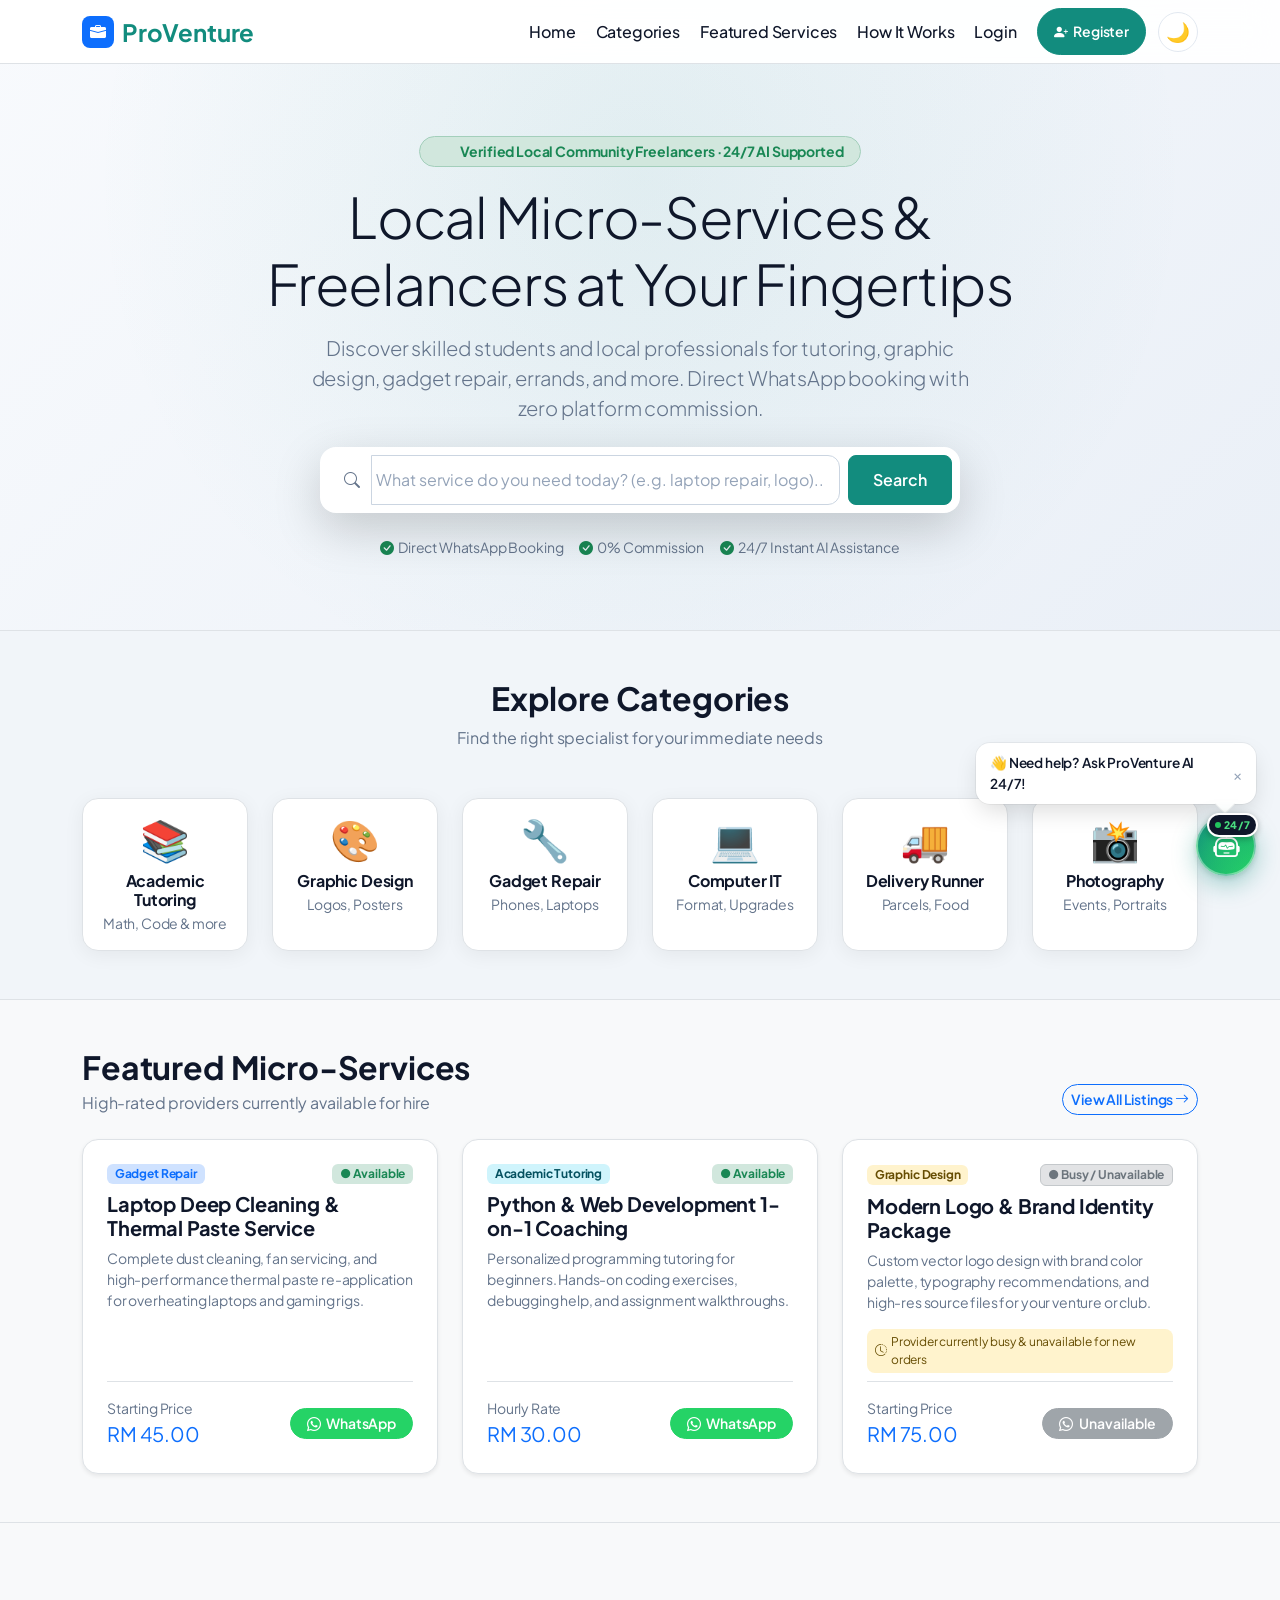
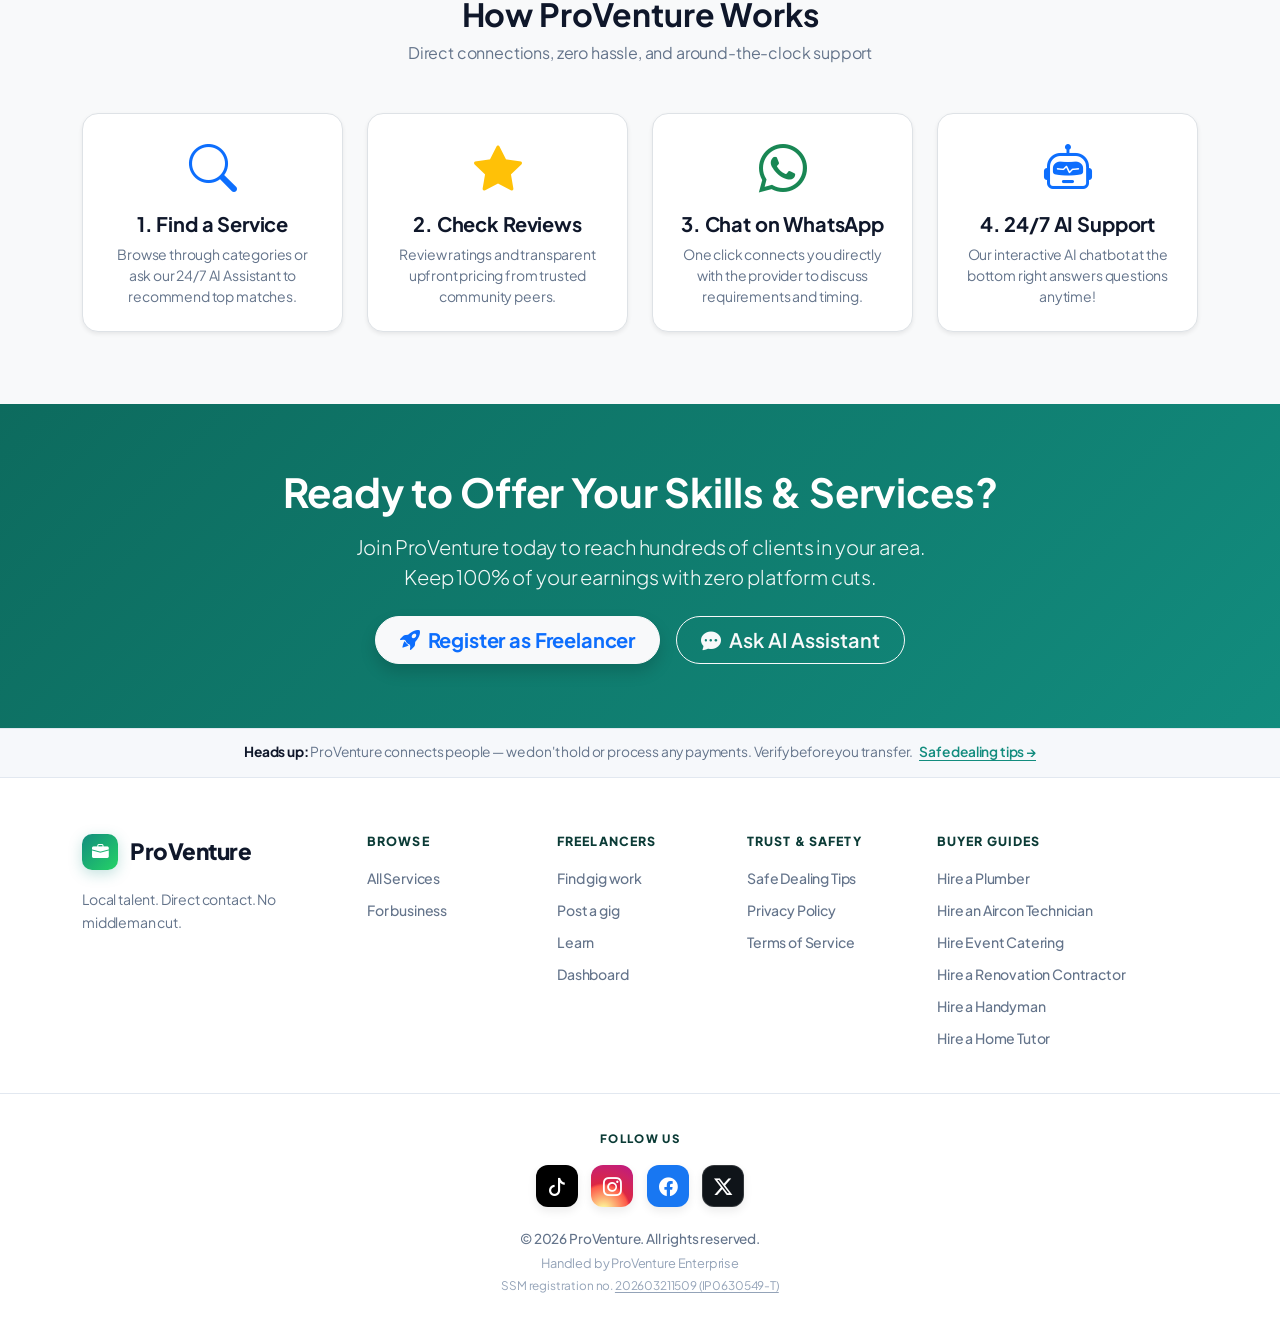
<file: index.html>
<!DOCTYPE html>
<html lang="en" data-theme="light">
<head>
    <meta charset="UTF-8">
    <meta name="viewport" content="width=device-width, initial-scale=1.0">
    <meta name="color-scheme" content="light dark">
    <title>ProVenture | Local Freelancer & Micro-Services Directory</title>
    <meta name="description" content="Discover trusted local freelancers for academic tutoring, graphic design, gadget repair, deliveries, and more with direct WhatsApp contact and 24/7 AI support.">

    <!-- Theme Initialization Script -->
    <script>
    (function() {
        var savedTheme = localStorage.getItem('cshub-theme');
        var isDark = savedTheme === 'dark' || (!savedTheme && window.matchMedia && window.matchMedia('(prefers-color-scheme: dark)').matches);
        document.documentElement.setAttribute('data-theme', isDark ? 'dark' : 'light');
    })();
    </script>

    <!-- Google Fonts & Icons -->
    <link rel="preconnect" href="https://fonts.googleapis.com">
    <link rel="preconnect" href="https://fonts.gstatic.com" crossorigin>
    <link href="https://fonts.googleapis.com/css2?family=Plus+Jakarta+Sans:wght@400;500;600;700;800&display=swap" rel="stylesheet">
    <link href="https://cdn.jsdelivr.net/npm/bootstrap@5.3.3/dist/css/bootstrap.min.css" rel="stylesheet">
    <link rel="stylesheet" href="https://cdn.jsdelivr.net/npm/bootstrap-icons@1.11.3/font/bootstrap-icons.min.css">

    <!-- CSS Stylesheets -->
    <link rel="stylesheet" href="style.css">
    <link rel="stylesheet" href="assets/css/style.css">
    <link rel="stylesheet" href="assets/css/theme.css">
</head>
<body class="d-flex flex-column min-vh-100">

    <!-- Navbar -->
    <nav class="navbar navbar-expand-lg border-bottom sticky-top">
        <div class="container">
            <a class="navbar-brand fw-bold d-flex align-items-center gap-2" href="index.html">
                <span class="rounded-3 bg-primary text-white px-2 py-1 fs-6"><i class="bi bi-briefcase-fill"></i></span>
                ProVenture
            </a>
            <button class="navbar-toggler" type="button" data-bs-toggle="collapse" data-bs-target="#navMain" aria-controls="navMain" aria-expanded="false" aria-label="Toggle navigation">
                <span class="navbar-toggler-icon"></span>
            </button>
            <div class="collapse navbar-collapse" id="navMain">
                <ul class="navbar-nav ms-auto align-items-lg-center gap-1">
                    <li class="nav-item"><a class="nav-link active" href="index.html">Home</a></li>
                    <li class="nav-item"><a class="nav-link" href="#categories">Categories</a></li>
                    <li class="nav-item"><a class="nav-link" href="#featured">Featured Services</a></li>
                    <li class="nav-item"><a class="nav-link" href="#how-it-works">How It Works</a></li>
                    <li class="nav-item"><a class="nav-link" href="login.php">Login</a></li>
                    <li class="nav-item ms-lg-2">
                        <a class="btn btn-primary btn-sm px-3 rounded-pill fw-semibold" href="register.php">
                            <i class="bi bi-person-plus-fill me-1"></i> Register
                        </a>
                    </li>
                    <!-- Theme Toggle -->
                    <li class="nav-item ms-lg-2">
                        <button id="themeToggle" class="btn btn-sm btn-outline-secondary theme-toggle" aria-label="Toggle theme">
                            <span class="theme-icon">🌙</span>
                        </button>
                    </li>
                </ul>
            </div>
        </div>
    </nav>

    <!-- Main Content -->
    <main class="flex-grow-1">
        
        <!-- Hero Section -->
        <section class="py-5 text-center position-relative overflow-hidden" style="background: radial-gradient(circle at 50% 20%, rgba(18, 140, 126, 0.08) 0%, transparent 70%);">
            <div class="container py-lg-4">
                <div class="row justify-content-center">
                    <div class="col-lg-9">
                        <div class="d-inline-flex align-items-center gap-2 px-3 py-1 rounded-pill bg-success-subtle text-success small fw-bold mb-3 border border-success-subtle">
                            <span class="spinner-grow spinner-grow-sm" role="status" aria-hidden="true"></span>
                            Verified Local Community Freelancers &middot; 24/7 AI Supported
                        </div>
                        <h1 class="display-4 fw-extrabold mb-3" style="letter-spacing: -0.02em;">
                            Local Micro-Services & Freelancers at Your Fingertips
                        </h1>
                        <p class="lead text-muted mb-4 mx-auto" style="max-width: 680px;">
                            Discover skilled students and local professionals for tutoring, graphic design, gadget repair, errands, and more. Direct WhatsApp booking with zero platform commission.
                        </p>

                        <!-- Search Bar Form -->
                        <div class="card p-2 shadow-lg border-0 rounded-4 mx-auto mb-4" style="max-width: 640px;">
                            <form action="search.php" method="GET" class="d-flex flex-column flex-sm-row gap-2">
                                <div class="input-group">
                                    <span class="input-group-text bg-transparent border-0 text-muted ps-3">
                                        <i class="bi bi-search"></i>
                                    </span>
                                    <input type="text" name="q" class="form-control border-0 shadow-none ps-1" placeholder="What service do you need today? (e.g. laptop repair, logo)...">
                                </div>
                                <button type="submit" class="btn btn-primary px-4 py-2 rounded-3 fw-semibold">
                                    Search
                                </button>
                            </form>
                        </div>

                        <!-- Highlights Pills -->
                        <div class="d-flex flex-wrap justify-content-center gap-3 text-muted small">
                            <span class="d-flex align-items-center gap-1"><i class="bi bi-check-circle-fill text-success"></i> Direct WhatsApp Booking</span>
                            <span class="d-flex align-items-center gap-1"><i class="bi bi-check-circle-fill text-success"></i> 0% Commission</span>
                            <span class="d-flex align-items-center gap-1"><i class="bi bi-check-circle-fill text-success"></i> 24/7 Instant AI Assistance</span>
                        </div>
                    </div>
                </div>
            </div>
        </section>

        <!-- Categories Section -->
        <section id="categories" class="py-5 border-top border-bottom" style="background-color: var(--bg-tertiary, #f8fafc);">
            <div class="container">
                <div class="text-center mb-5">
                    <h2 class="fw-bold">Explore Categories</h2>
                    <p class="text-muted">Find the right specialist for your immediate needs</p>
                </div>
                <div class="row g-4">
                    <div class="col-6 col-md-4 col-lg-2">
                        <div class="card text-center p-3 h-100 border rounded-4 hover-lift" style="cursor: pointer;" onclick="document.getElementById('cshubChatToggle').click();">
                            <div class="display-6 mb-2">📚</div>
                            <h6 class="fw-bold mb-1 fs-6">Academic Tutoring</h6>
                            <span class="text-muted small">Math, Code & more</span>
                        </div>
                    </div>
                    <div class="col-6 col-md-4 col-lg-2">
                        <div class="card text-center p-3 h-100 border rounded-4 hover-lift" style="cursor: pointer;" onclick="document.getElementById('cshubChatToggle').click();">
                            <div class="display-6 mb-2">🎨</div>
                            <h6 class="fw-bold mb-1 fs-6">Graphic Design</h6>
                            <span class="text-muted small">Logos, Posters</span>
                        </div>
                    </div>
                    <div class="col-6 col-md-4 col-lg-2">
                        <div class="card text-center p-3 h-100 border rounded-4 hover-lift" style="cursor: pointer;" onclick="document.getElementById('cshubChatToggle').click();">
                            <div class="display-6 mb-2">🔧</div>
                            <h6 class="fw-bold mb-1 fs-6">Gadget Repair</h6>
                            <span class="text-muted small">Phones, Laptops</span>
                        </div>
                    </div>
                    <div class="col-6 col-md-4 col-lg-2">
                        <div class="card text-center p-3 h-100 border rounded-4 hover-lift" style="cursor: pointer;" onclick="document.getElementById('cshubChatToggle').click();">
                            <div class="display-6 mb-2">💻</div>
                            <h6 class="fw-bold mb-1 fs-6">Computer IT</h6>
                            <span class="text-muted small">Format, Upgrades</span>
                        </div>
                    </div>
                    <div class="col-6 col-md-4 col-lg-2">
                        <div class="card text-center p-3 h-100 border rounded-4 hover-lift" style="cursor: pointer;" onclick="document.getElementById('cshubChatToggle').click();">
                            <div class="display-6 mb-2">🚚</div>
                            <h6 class="fw-bold mb-1 fs-6">Delivery Runner</h6>
                            <span class="text-muted small">Parcels, Food</span>
                        </div>
                    </div>
                    <div class="col-6 col-md-4 col-lg-2">
                        <div class="card text-center p-3 h-100 border rounded-4 hover-lift" style="cursor: pointer;" onclick="document.getElementById('cshubChatToggle').click();">
                            <div class="display-6 mb-2">📸</div>
                            <h6 class="fw-bold mb-1 fs-6">Photography</h6>
                            <span class="text-muted small">Events, Portraits</span>
                        </div>
                    </div>
                </div>
            </div>
        </section>

        <!-- Featured Micro-Services -->
        <section id="featured" class="py-5">
            <div class="container">
                <div class="d-flex flex-column flex-md-row justify-content-between align-items-md-end mb-4">
                    <div>
                        <h2 class="fw-bold mb-1">Featured Micro-Services</h2>
                        <p class="text-muted mb-0">High-rated providers currently available for hire</p>
                    </div>
                    <a href="search.php" class="btn btn-outline-primary btn-sm rounded-pill mt-2 mt-md-0 fw-semibold">
                        View All Listings <i class="bi bi-arrow-right"></i>
                    </a>
                </div>

                <div class="row g-4">
                    <!-- Service 1 -->
                    <div class="col-md-6 col-lg-4">
                        <div class="card h-100 shadow-sm border rounded-4 overflow-hidden service-card">
                            <div class="card-body p-4 d-flex flex-column">
                                <div class="d-flex justify-content-between align-items-center mb-2">
                                    <span class="badge bg-primary-subtle text-primary fw-bold">Gadget Repair</span>
                                    <span class="badge bg-success-subtle text-success fw-bold">● Available</span>
                                </div>
                                <h5 class="card-title fw-bold mb-2">Laptop Deep Cleaning & Thermal Paste Service</h5>
                                <p class="text-muted small flex-grow-1">
                                    Complete dust cleaning, fan servicing, and high-performance thermal paste re-application for overheating laptops and gaming rigs.
                                </p>
                                <div class="d-flex justify-content-between align-items-center pt-3 border-top mt-2">
                                    <div>
                                        <div class="text-muted small">Starting Price</div>
                                        <span class="fs-5 fw-extrabold text-primary">RM 45.00</span>
                                    </div>
                                    <a href="https://wa.me/?text=Hi%2C%20I%20am%20interested%20in%20your%20Laptop%20Cleaning%20service%20on%20ProVenture" target="_blank" class="btn btn-success btn-sm rounded-pill px-3 fw-semibold">
                                        <i class="bi bi-whatsapp me-1"></i> WhatsApp
                                    </a>
                                </div>
                            </div>
                        </div>
                    </div>

                    <!-- Service 2 -->
                    <div class="col-md-6 col-lg-4">
                        <div class="card h-100 shadow-sm border rounded-4 overflow-hidden service-card">
                            <div class="card-body p-4 d-flex flex-column">
                                <div class="d-flex justify-content-between align-items-center mb-2">
                                    <span class="badge bg-info-subtle text-info-emphasis fw-bold">Academic Tutoring</span>
                                    <span class="badge bg-success-subtle text-success fw-bold">● Available</span>
                                </div>
                                <h5 class="card-title fw-bold mb-2">Python & Web Development 1-on-1 Coaching</h5>
                                <p class="text-muted small flex-grow-1">
                                    Personalized programming tutoring for beginners. Hands-on coding exercises, debugging help, and assignment walkthroughs.
                                </p>
                                <div class="d-flex justify-content-between align-items-center pt-3 border-top mt-2">
                                    <div>
                                        <div class="text-muted small">Hourly Rate</div>
                                        <span class="fs-5 fw-extrabold text-primary">RM 30.00</span>
                                    </div>
                                    <a href="https://wa.me/?text=Hi%2C%20I%20am%20interested%20in%20your%20Python%20Tutoring%20service%20on%20ProVenture" target="_blank" class="btn btn-success btn-sm rounded-pill px-3 fw-semibold">
                                        <i class="bi bi-whatsapp me-1"></i> WhatsApp
                                    </a>
                                </div>
                            </div>
                        </div>
                    </div>

                    <!-- Service 3 (Demonstrating Busy Listing State) -->
                    <div class="col-md-6 col-lg-4">
                        <div class="card h-100 shadow-sm border rounded-4 overflow-hidden service-card">
                            <div class="card-body p-4 d-flex flex-column">
                                <div class="d-flex justify-content-between align-items-center mb-2">
                                    <span class="badge bg-warning-subtle text-warning-emphasis fw-bold">Graphic Design</span>
                                    <span class="badge bg-secondary-subtle text-secondary border border-secondary-subtle fw-bold">● Busy / Unavailable</span>
                                </div>
                                <h5 class="card-title fw-bold mb-2">Modern Logo & Brand Identity Package</h5>
                                <p class="text-muted small flex-grow-1">
                                    Custom vector logo design with brand color palette, typography recommendations, and high-res source files for your venture or club.
                                </p>
                                
                                <div class="alert alert-warning border-0 py-1 px-2 mb-2 rounded-3 small d-flex align-items-center gap-1" style="font-size: 0.75rem;">
                                    <i class="bi bi-clock-history text-warning-emphasis"></i>
                                    <span>Provider currently busy & unavailable for new orders</span>
                                </div>

                                <div class="d-flex justify-content-between align-items-center pt-3 border-top mt-auto">
                                    <div>
                                        <div class="text-muted small">Starting Price</div>
                                        <span class="fs-5 fw-extrabold text-primary">RM 75.00</span>
                                    </div>
                                    <button type="button" class="btn btn-secondary btn-sm rounded-pill px-3 fw-semibold btn-whatsapp-disabled" disabled style="opacity: 0.65; cursor: not-allowed;" title="Provider is currently busy and unavailable">
                                        <i class="bi bi-whatsapp me-1"></i> Unavailable
                                    </button>
                                </div>
                            </div>
                        </div>
                    </div>
                </div>
            </div>
        </section>

        <!-- How It Works Section -->
        <section id="how-it-works" class="py-5 border-top" style="background-color: var(--bg-secondary, #f8fafc);">
            <div class="container py-lg-4">
                <div class="text-center mb-5">
                    <h2 class="fw-bold">How ProVenture Works</h2>
                    <p class="text-muted">Direct connections, zero hassle, and around-the-clock support</p>
                </div>
                <div class="row g-4 text-center">
                    <div class="col-md-3">
                        <div class="p-4 bg-body rounded-4 shadow-sm border h-100">
                            <div class="display-5 text-primary mb-3"><i class="bi bi-search"></i></div>
                            <h5 class="fw-bold">1. Find a Service</h5>
                            <p class="text-muted small mb-0">Browse through categories or ask our 24/7 AI Assistant to recommend top matches.</p>
                        </div>
                    </div>
                    <div class="col-md-3">
                        <div class="p-4 bg-body rounded-4 shadow-sm border h-100">
                            <div class="display-5 text-primary mb-3"><i class="bi bi-star-fill text-warning"></i></div>
                            <h5 class="fw-bold">2. Check Reviews</h5>
                            <p class="text-muted small mb-0">Review ratings and transparent upfront pricing from trusted community peers.</p>
                        </div>
                    </div>
                    <div class="col-md-3">
                        <div class="p-4 bg-body rounded-4 shadow-sm border h-100">
                            <div class="display-5 text-success mb-3"><i class="bi bi-whatsapp"></i></div>
                            <h5 class="fw-bold">3. Chat on WhatsApp</h5>
                            <p class="text-muted small mb-0">One click connects you directly with the provider to discuss requirements and timing.</p>
                        </div>
                    </div>
                    <div class="col-md-3">
                        <div class="p-4 bg-body rounded-4 shadow-sm border h-100">
                            <div class="display-5 text-primary mb-3"><i class="bi bi-robot"></i></div>
                            <h5 class="fw-bold">4. 24/7 AI Support</h5>
                            <p class="text-muted small mb-0">Our interactive AI chatbot at the bottom right answers questions anytime!</p>
                        </div>
                    </div>
                </div>
            </div>
        </section>

        <!-- Call to Action Banner -->
        <section class="py-5 text-center text-white" style="background: linear-gradient(135deg, #0d6b5e 0%, #128C7E 100%);">
            <div class="container py-lg-3">
                <h2 class="display-6 fw-bold mb-3">Ready to Offer Your Skills & Services?</h2>
                <p class="lead mb-4 mx-auto" style="max-width: 600px; opacity: 0.95;">
                    Join ProVenture today to reach hundreds of clients in your area. Keep 100% of your earnings with zero platform cuts.
                </p>
                <div class="d-flex justify-content-center gap-3">
                    <a href="register.php" class="btn btn-light btn-lg px-4 rounded-pill fw-bold text-primary shadow">
                        <i class="bi bi-rocket-takeoff-fill me-1"></i> Register as Freelancer
                    </a>
                    <button type="button" class="btn btn-outline-light btn-lg px-4 rounded-pill fw-semibold" onclick="document.getElementById('cshubChatToggle').click();">
                        <i class="bi bi-chat-dots-fill me-1"></i> Ask AI Assistant
                    </button>
                </div>
            </div>
        </section>

    </main>

    <!-- ==========================================================
         Responsive Modern Footer Component
         ========================================================== -->
    <footer class="site-footer mt-auto">
        <!-- 1. Top Notice Banner -->
        <div class="footer-notice-banner">
            <div class="container text-center">
                <p class="footer-notice-text mb-0">
                    <strong>Heads up:</strong> ProVenture connects people &mdash; we don't hold or process any payments. Verify before you transfer.
                    <a href="#safeDealingModal" data-bs-toggle="modal" class="safe-dealing-link ms-1">Safe dealing tips &rarr;</a>
                </p>
            </div>
        </div>

        <!-- 2. Main Footer Columns -->
        <div class="footer-main-wrap">
            <div class="container">
                <div class="row g-4 justify-content-between">
                    <!-- Column 1 (Brand) -->
                    <div class="col-12 col-lg-3 col-md-12 mb-2 mb-lg-0">
                        <a class="footer-brand" href="index.html">
                            <span class="footer-brand-badge">
                                <i class="bi bi-briefcase-fill"></i>
                            </span>
                            <span class="footer-brand-name">ProVenture</span>
                        </a>
                        <p class="footer-tagline">
                            Local talent. Direct contact. No middleman cut.
                        </p>
                    </div>

                    <!-- Column 2 (BROWSE) -->
                    <div class="col-6 col-sm-4 col-md-3 col-lg-2">
                        <h6 class="footer-heading">Browse</h6>
                        <ul class="footer-links">
                            <li><a href="search.php">All Services</a></li>
                            <li><a href="business.php">For business</a></li>
                        </ul>
                    </div>

                    <!-- Column 3 (FREELANCERS) -->
                    <div class="col-6 col-sm-4 col-md-3 col-lg-2">
                        <h6 class="footer-heading">Freelancers</h6>
                        <ul class="footer-links">
                            <li><a href="search.php">Find gig work</a></li>
                            <li><a href="freelancer/add-service.php">Post a gig</a></li>
                            <li><a href="#buyerGuideModal" data-bs-toggle="modal" data-guide="learn">Learn</a></li>
                            <li><a href="client/dashboard.php">Dashboard</a></li>
                        </ul>
                    </div>

                    <!-- Column 4 (TRUST & SAFETY) -->
                    <div class="col-6 col-sm-4 col-md-3 col-lg-2">
                        <h6 class="footer-heading">Trust &amp; Safety</h6>
                        <ul class="footer-links">
                            <li><a href="#safeDealingModal" data-bs-toggle="modal">Safe Dealing Tips</a></li>
                            <li><a href="#privacyPolicyModal" data-bs-toggle="modal">Privacy Policy</a></li>
                            <li><a href="#termsModal" data-bs-toggle="modal">Terms of Service</a></li>
                        </ul>
                    </div>

                    <!-- Column 5 (BUYER GUIDES) -->
                    <div class="col-6 col-sm-6 col-md-3 col-lg-3">
                        <h6 class="footer-heading">Buyer Guides</h6>
                        <ul class="footer-links">
                            <li><a href="#buyerGuideModal" data-bs-toggle="modal" data-guide="plumber">Hire a Plumber</a></li>
                            <li><a href="#buyerGuideModal" data-bs-toggle="modal" data-guide="aircon">Hire an Aircon Technician</a></li>
                            <li><a href="#buyerGuideModal" data-bs-toggle="modal" data-guide="catering">Hire Event Catering</a></li>
                            <li><a href="#buyerGuideModal" data-bs-toggle="modal" data-guide="renovation">Hire a Renovation Contractor</a></li>
                            <li><a href="#buyerGuideModal" data-bs-toggle="modal" data-guide="handyman">Hire a Handyman</a></li>
                            <li><a href="#buyerGuideModal" data-bs-toggle="modal" data-guide="tutor">Hire a Home Tutor</a></li>
                        </ul>
                    </div>
                </div>
            </div>
        </div>

        <!-- 3. Bottom Center Section -->
        <div class="footer-bottom-wrap">
            <div class="container text-center">
                <div class="footer-follow-title">Follow Us</div>
                <div class="footer-social-group">
                    <a href="https://www.tiktok.com" target="_blank" rel="noopener noreferrer" class="footer-social-btn social-tiktok" aria-label="TikTok" title="TikTok">
                        <i class="bi bi-tiktok"></i>
                    </a>
                    <a href="https://www.instagram.com" target="_blank" rel="noopener noreferrer" class="footer-social-btn social-instagram" aria-label="Instagram" title="Instagram">
                        <i class="bi bi-instagram"></i>
                    </a>
                    <a href="https://www.facebook.com" target="_blank" rel="noopener noreferrer" class="footer-social-btn social-facebook" aria-label="Facebook" title="Facebook">
                        <i class="bi bi-facebook"></i>
                    </a>
                    <a href="https://twitter.com" target="_blank" rel="noopener noreferrer" class="footer-social-btn social-twitter" aria-label="X (Twitter)" title="X (Twitter)">
                        <i class="bi bi-twitter-x"></i>
                    </a>
                </div>
                <div class="footer-copyright">
                    &copy; 2026 ProVenture. All rights reserved.
                </div>
                <div class="footer-subtext">
                    Handled by ProVenture Enterprise
                </div>
                <div class="footer-reg">
                    SSM registration no. <a href="https://mydata-ssm.com.my" target="_blank" rel="noopener noreferrer">202603211509 (IP0630549-T)</a>
                </div>
            </div>
        </div>
    </footer>

    <!-- Safe Dealing Tips Modal -->
    <div class="modal fade" id="safeDealingModal" tabindex="-1" aria-labelledby="safeDealingModalLabel" aria-hidden="true">
        <div class="modal-dialog modal-dialog-centered">
            <div class="modal-content rounded-4 shadow border">
                <div class="modal-header border-bottom">
                    <h5 class="modal-title fw-bold text-primary d-flex align-items-center gap-2" id="safeDealingModalLabel">
                        <i class="bi bi-shield-check text-success fs-4"></i> Safe Dealing Tips
                    </h5>
                    <button type="button" class="btn-close" data-bs-dismiss="modal" aria-label="Close"></button>
                </div>
                <div class="modal-body py-4">
                    <div class="d-flex flex-column gap-3">
                        <div class="d-flex gap-3 align-items-start">
                            <span class="badge bg-primary-subtle text-primary rounded-circle p-2 mt-1"><i class="bi bi-person-check-fill"></i></span>
                            <div>
                                <strong class="d-block mb-1">Verify Identity &amp; Reviews</strong>
                                <span class="text-muted small">Always check the freelancer's profile, ratings, and past client reviews on ProVenture before engaging.</span>
                            </div>
                        </div>
                        <div class="d-flex gap-3 align-items-start">
                            <span class="badge bg-success-subtle text-success rounded-circle p-2 mt-1"><i class="bi bi-chat-dots-fill"></i></span>
                            <div>
                                <strong class="d-block mb-1">Clear Scope on WhatsApp</strong>
                                <span class="text-muted small">Clearly agree on scope of work, timeline, deliverables, and exact pricing before work begins.</span>
                            </div>
                        </div>
                        <div class="d-flex gap-3 align-items-start">
                            <span class="badge bg-warning-subtle text-warning-emphasis rounded-circle p-2 mt-1"><i class="bi bi-wallet2"></i></span>
                            <div>
                                <strong class="d-block mb-1">Avoid Full Upfront Transfers</strong>
                                <span class="text-muted small">For medium/large gigs, use milestone payments or small deposits. Never transfer 100% upfront without verified milestones.</span>
                            </div>
                        </div>
                        <div class="d-flex gap-3 align-items-start">
                            <span class="badge bg-danger-subtle text-danger rounded-circle p-2 mt-1"><i class="bi bi-exclamation-triangle-fill"></i></span>
                            <div>
                                <strong class="d-block mb-1">Watch Out For Scams</strong>
                                <span class="text-muted small">ProVenture staff will never ask for your online banking OTP, passwords, or gift card codes.</span>
                            </div>
                        </div>
                    </div>
                </div>
                <div class="modal-footer border-top">
                    <button type="button" class="btn btn-primary rounded-pill px-4" data-bs-dismiss="modal">Got it, thanks!</button>
                </div>
            </div>
        </div>
    </div>

    <!-- Privacy Policy Modal -->
    <div class="modal fade" id="privacyPolicyModal" tabindex="-1" aria-labelledby="privacyPolicyModalLabel" aria-hidden="true">
        <div class="modal-dialog modal-dialog-centered">
            <div class="modal-content rounded-4 shadow border">
                <div class="modal-header border-bottom">
                    <h5 class="modal-title fw-bold text-primary d-flex align-items-center gap-2" id="privacyPolicyModalLabel">
                        <i class="bi bi-lock-fill text-primary fs-4"></i> Privacy Policy
                    </h5>
                    <button type="button" class="btn-close" data-bs-dismiss="modal" aria-label="Close"></button>
                </div>
                <div class="modal-body py-4">
                    <p class="text-muted small mb-3">At ProVenture, we are committed to safeguarding your personal data in accordance with the Personal Data Protection Act (PDPA).</p>
                    <ul class="text-muted small ps-3 mb-0 d-flex flex-column gap-2">
                        <li><strong>Data Collected:</strong> Name, WhatsApp contact number, email address, and service listings you provide.</li>
                        <li><strong>Purpose:</strong> Connecting local freelancers with clients. We never sell your personal data to third parties.</li>
                        <li><strong>Security:</strong> All account credentials are protected with encrypted password hashing and security protocols.</li>
                    </ul>
                </div>
                <div class="modal-footer border-top">
                    <button type="button" class="btn btn-secondary rounded-pill px-4" data-bs-dismiss="modal">Close</button>
                </div>
            </div>
        </div>
    </div>

    <!-- Terms of Service Modal -->
    <div class="modal fade" id="termsModal" tabindex="-1" aria-labelledby="termsModalLabel" aria-hidden="true">
        <div class="modal-dialog modal-dialog-centered">
            <div class="modal-content rounded-4 shadow border">
                <div class="modal-header border-bottom">
                    <h5 class="modal-title fw-bold text-primary d-flex align-items-center gap-2" id="termsModalLabel">
                        <i class="bi bi-file-text-fill text-primary fs-4"></i> Terms of Service
                    </h5>
                    <button type="button" class="btn-close" data-bs-dismiss="modal" aria-label="Close"></button>
                </div>
                <div class="modal-body py-4">
                    <p class="text-muted small mb-3">By accessing or using ProVenture, you agree to comply with the following platform guidelines:</p>
                    <ul class="text-muted small ps-3 mb-0 d-flex flex-column gap-2">
                        <li><strong>Direct Connections:</strong> ProVenture is a discovery directory connecting community freelancers directly with buyers. We do not hold escrow or process payments.</li>
                        <li><strong>Service Standards:</strong> Freelancers must list lawful, authentic services. Prohibited or deceptive listings are subject to immediate removal.</li>
                        <li><strong>Direct Contracts:</strong> All payment transactions and deliverables are agreed directly between client and freelancer.</li>
                    </ul>
                </div>
                <div class="modal-footer border-top">
                    <button type="button" class="btn btn-secondary rounded-pill px-4" data-bs-dismiss="modal">Close</button>
                </div>
            </div>
        </div>
    </div>

    <!-- ==========================================================
         Interactive Buyer Guide Modal
         ========================================================== -->
    <div class="modal fade" id="buyerGuideModal" tabindex="-1" aria-labelledby="buyerGuideModalLabel" aria-hidden="true">
        <div class="modal-dialog modal-dialog-centered modal-lg">
            <div class="modal-content rounded-4 shadow-lg border overflow-hidden">
                <!-- Modal Header -->
                <div class="modal-header border-bottom py-3 px-4" style="background: rgba(18, 140, 126, 0.05);">
                    <div class="d-flex align-items-center gap-3">
                        <div id="guideModalIconWrap" class="guide-modal-icon-badge rounded-3 bg-primary text-white d-flex align-items-center justify-content-center">
                            <i class="bi bi-wrench-adjustable fs-4" id="guideModalIcon"></i>
                        </div>
                        <div>
                            <div class="d-flex align-items-center gap-2 mb-1">
                                <span class="badge bg-primary-subtle text-primary fw-bold text-uppercase" id="guideModalCategory" style="font-size: 0.7rem; letter-spacing: 0.05em;">Plumbing &amp; Sanitary</span>
                                <span class="badge bg-success-subtle text-success fw-semibold" style="font-size: 0.7rem;">Verified Checklist</span>
                            </div>
                            <h5 class="modal-title fw-bold mb-0 text-primary" id="buyerGuideModalLabel">Guide to Hiring a Reliable Plumber</h5>
                        </div>
                    </div>
                    <button type="button" class="btn-close" data-bs-dismiss="modal" aria-label="Close"></button>
                </div>

                <!-- Modal Body -->
                <div class="modal-body p-4">
                    <div class="guide-intro-box p-3 rounded-3 mb-4" id="guideModalIntroBox" style="background: rgba(18, 140, 126, 0.06); border-left: 4px solid var(--primary-color, #128C7E);">
                        <p class="mb-0 text-secondary small" id="guideModalIntro">
                            Plumbing emergencies and pipe issues require swift action, but hiring without verification can lead to recurring leaks and property damage. Use this checklist to verify your plumber before work begins.
                        </p>
                    </div>

                    <h6 class="fw-bold text-uppercase mb-3 d-flex align-items-center gap-2" style="font-size: 0.78rem; letter-spacing: 0.08em; color: var(--text-primary, #0f172a);">
                        <i class="bi bi-check2-circle text-primary"></i> Key Hiring Checklist
                    </h6>

                    <div class="guide-checklist-list d-flex flex-column gap-3" id="guideModalChecklist">
                        <!-- Dynamic Checklist items loaded by script.js -->
                        <div class="guide-checklist-item d-flex gap-3 align-items-start">
                            <span class="guide-step-num">1</span>
                            <div class="flex-grow-1">
                                <strong class="d-block mb-1 text-dark dark-text-light">Verify Plumbing Credentials &amp; Experience</strong>
                                <span class="text-secondary small d-block">Ask about their experience with your specific issue (e.g. concealed pipe leaks, high-pressure pumps, roof gutters, or drain clearing).</span>
                            </div>
                        </div>
                        <div class="guide-checklist-item d-flex gap-3 align-items-start">
                            <span class="guide-step-num">2</span>
                            <div class="flex-grow-1">
                                <strong class="d-block mb-1 text-dark dark-text-light">Clarify Scope &amp; Emergency Call-Out Fees</strong>
                                <span class="text-secondary small d-block">Confirm if there is an inspection, transport, or after-hours surcharge before the plumber travels to your location.</span>
                            </div>
                        </div>
                        <div class="guide-checklist-item d-flex gap-3 align-items-start">
                            <span class="guide-step-num">3</span>
                            <div class="flex-grow-1">
                                <strong class="d-block mb-1 text-dark dark-text-light">Obtain an Itemized Quote (Parts vs. Labor)</strong>
                                <span class="text-secondary small d-block">Request a transparent breakdown separating labor charges from replacement parts (pipes, ball valves, rubber seals, or faucets).</span>
                            </div>
                        </div>
                        <div class="guide-checklist-item d-flex gap-3 align-items-start">
                            <span class="guide-step-num">4</span>
                            <div class="flex-grow-1">
                                <strong class="d-block mb-1 text-dark dark-text-light">Check Reviews &amp; Workmanship Warranty</strong>
                                <span class="text-secondary small d-block">Read real client feedback on ProVenture and confirm at least a 14 to 30-day warranty against recurring leaks.</span>
                            </div>
                        </div>
                    </div>

                    <div class="p-3 rounded-3 mt-4 d-flex align-items-center gap-3 border" style="background: rgba(37, 211, 102, 0.06);">
                        <i class="bi bi-shield-check text-success fs-3 flex-shrink-0"></i>
                        <div class="small text-muted">
                            <strong>Direct Communication:</strong> Connect directly on WhatsApp without platform commissions. Always request an upfront written summary of the job before payment.
                        </div>
                    </div>
                </div>

                <!-- Modal Footer -->
                <div class="modal-footer border-top px-4 py-3 d-flex justify-content-between">
                    <button type="button" class="btn btn-outline-secondary rounded-pill px-4" data-bs-dismiss="modal">Close</button>
                    <a href="search.php?q=Plumber" id="guideModalCta" class="btn btn-primary rounded-pill px-4 fw-semibold shadow-sm d-inline-flex align-items-center gap-2">
                        <span id="guideModalCtaText">Find Plumbers on ProVenture</span>
                        <i class="bi bi-arrow-right"></i>
                    </a>
                </div>
            </div>
        </div>
    </div>

    <!-- ==========================================================
         24/7 AI Chatbot Widget (Bottom-Right Corner)
         ========================================================== -->
    <div id="cshubChatTeaser" class="cshub-chat-teaser">
        <span>👋 Need help? Ask ProVenture AI 24/7!</span>
        <button type="button" id="cshubChatTeaserClose" class="cshub-chat-teaser-close" aria-label="Dismiss greeting">&times;</button>
    </div>

    <button type="button" id="cshubChatToggle" class="cshub-chat-toggle" aria-label="Toggle 24/7 AI Assistant" aria-expanded="false">
        <span class="cshub-chat-badge-247">
            <span class="status-dot"></span>24/7
        </span>
        <i class="bi bi-robot icon-chat"></i>
        <i class="bi bi-x-lg icon-close"></i>
    </button>

    <div id="cshubChatWidget" class="cshub-chat-widget" role="dialog" aria-label="ProVenture 24/7 AI Assistant" aria-hidden="true">
        <!-- Header -->
        <div class="cshub-chat-header">
            <div class="cshub-chat-header-info">
                <div class="cshub-chat-avatar">
                    <i class="bi bi-robot"></i>
                    <span class="online-indicator"></span>
                </div>
                <div class="cshub-chat-title-wrap">
                    <h6 class="cshub-chat-title">
                        ProVenture AI <span class="badge-ai">24/7</span>
                    </h6>
                    <div class="cshub-chat-status">
                        <span class="text-success fw-bold">●</span> Online &middot; Instant Answers
                    </div>
                </div>
            </div>
            <div class="cshub-chat-header-actions">
                <button type="button" id="cshubChatReset" class="cshub-header-btn" title="Restart conversation" aria-label="Restart conversation">
                    <i class="bi bi-arrow-counterclockwise"></i>
                </button>
                <button type="button" id="cshubChatClose" class="cshub-header-btn" title="Close chat" aria-label="Close chat">
                    <i class="bi bi-dash-lg"></i>
                </button>
            </div>
        </div>

        <!-- Messages Body -->
        <div id="cshubChatBody" class="cshub-chat-body">
            <div class="cshub-msg-row bot">
                <div class="cshub-msg-avatar"><i class="bi bi-robot"></i></div>
                <div class="cshub-msg-bubble-wrap">
                    <div class="cshub-msg-bubble">
                        <p class="mb-1">Hello! 👋 I'm your <strong>ProVenture AI Assistant</strong>, available <strong>24/7</strong>.</p>
                        <p class="mb-1">I can help you discover local micro-services, explain how direct WhatsApp hiring works, or guide you on registering as a freelancer.</p>
                        <p class="mb-0 text-muted small">Choose a quick topic below or type your question:</p>
                    </div>
                    <div class="cshub-msg-time">Just now</div>
                </div>
            </div>

            <!-- Quick Suggestion Chips -->
            <div class="cshub-chat-chips" id="cshubQuickChips">
                <button type="button" class="cshub-chip-btn" data-query="How do I hire a freelancer?">💼 How to Hire</button>
                <button type="button" class="cshub-chip-btn" data-query="What categories and services are available?">🔍 Browse Services</button>
                <button type="button" class="cshub-chip-btn" data-query="How do I register as a freelancer?">🚀 Become a Provider</button>
                <button type="button" class="cshub-chip-btn" data-query="How does WhatsApp contact work?">💬 WhatsApp Contact</button>
                <button type="button" class="cshub-chip-btn" data-query="Gadget & Computer Repair">🔧 Gadget Repair</button>
                <button type="button" class="cshub-chip-btn" data-query="Graphic Design Services">🎨 Graphic Design</button>
            </div>
        </div>

        <!-- Footer Input Form -->
        <div class="cshub-chat-footer">
            <form id="cshubChatForm" class="cshub-chat-input-form" autocomplete="off">
                <input type="text" id="cshubChatInput" class="cshub-chat-input" placeholder="Ask anything about ProVenture..." aria-label="Chat message input">
                <button type="submit" id="cshubChatSend" class="cshub-chat-send-btn" aria-label="Send message">
                    <i class="bi bi-send-fill"></i>
                </button>
            </form>
            <div class="cshub-chat-footer-note">
                <i class="bi bi-shield-check text-success"></i> 24/7 Support &middot; Verified Local Micro-Services
            </div>
        </div>
    </div>

    <!-- Scripts -->
    <script src="https://cdn.jsdelivr.net/npm/bootstrap@5.3.3/dist/js/bootstrap.bundle.min.js"></script>
    <script src="assets/js/script.js"></script>
    <script src="assets/js/theme.js"></script>
</body>
</html>
</file>
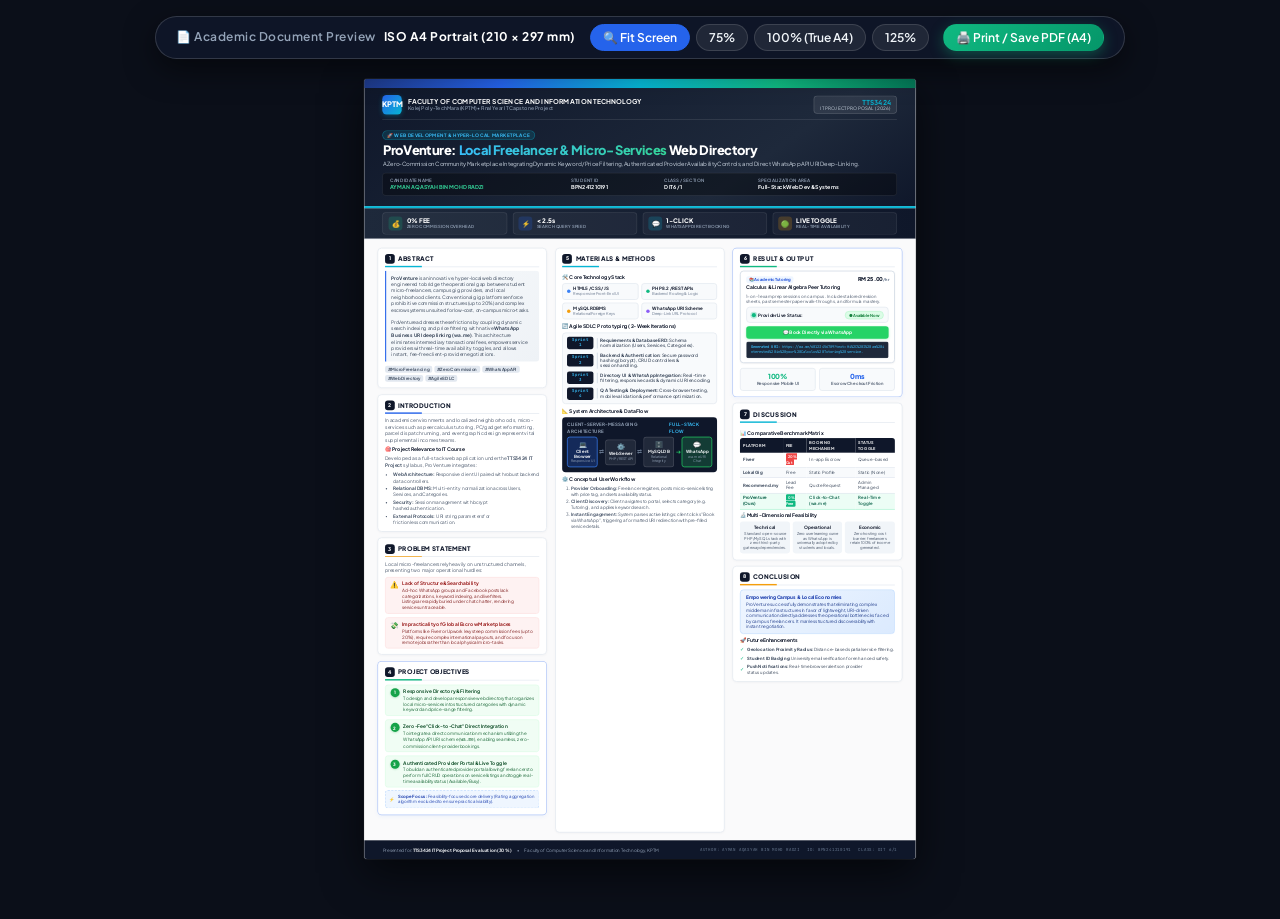
<file: cshub_a2_poster.html>
<!DOCTYPE html>
<html lang="en">
<head>
  <meta charset="UTF-8">
  <meta name="viewport" content="width=device-width, initial-scale=1.0">
  <title>ProVenture Academic Poster (A4) | TTS3424 IT Project</title>
  <!-- Google Fonts for Modern Typography -->
  <link rel="preconnect" href="https://fonts.googleapis.com">
  <link rel="preconnect" href="https://fonts.gstatic.com" crossorigin>
  <link href="https://fonts.googleapis.com/css2?family=Plus+Jakarta+Sans:ital,wght@0,300;0,400;0,500;0,600;0,700;0,800;1,400&family=JetBrains+Mono:wght@400;600&display=swap" rel="stylesheet">

  <style>
    /* ==========================================================================
       CSS RESET & VARIABLES - A4 FORMAT OPTIMIZED
       ========================================================================== */
    :root {
      --primary: #0F172A;        /* Slate 900 */
      --primary-dark: #020617;   /* Deepest Navy */
      --primary-light: #1E293B;  /* Slate 800 */
      --accent: #2563EB;         /* Tech Blue 600 */
      --accent-cyan: #06B6D4;    /* Cyan 500 */
      --accent-teal: #0D9488;    /* Teal 600 */
      --accent-emerald: #10B981; /* Emerald 500 */
      --accent-amber: #F59E0B;   /* Amber 500 */
      --accent-rose: #EF4444;    /* Rose 500 */
      
      --whatsapp-green: #25D366; /* WhatsApp Brand Color */
      --whatsapp-dark: #128C7E;
      
      --bg-page: #0B0F19;        /* Screen background */
      --bg-canvas: #FFFFFF;      /* Poster sheet background */
      --bg-card: #F8FAFC;        /* Card background */
      --bg-card-highlight: #F1F5F9;
      
      --text-main: #0F172A;
      --text-muted: #475569;
      --text-light: #64748B;
      --border-subtle: #E2E8F0;
      --border-accent: rgba(37, 99, 235, 0.2);
      
      /* Standard ISO A4 Dimensions: 210mm x 297mm */
      --poster-width: 210mm;
      --poster-height: 297mm;
    }

    * {
      box-sizing: border-box;
      margin: 0;
      padding: 0;
      -webkit-font-smoothing: antialiased;
      -moz-osx-font-smoothing: grayscale;
    }

    body {
      background-color: var(--bg-page);
      color: var(--text-main);
      font-family: 'Plus Jakarta Sans', -apple-system, BlinkMacSystemFont, "Segoe UI", Roboto, sans-serif;
      line-height: 1.35;
      display: flex;
      flex-direction: column;
      align-items: center;
      min-height: 100vh;
      padding: 16px 0 60px 0;
    }

    /* ==========================================================================
       TOP CONTROL TOOLBAR (Screen Only)
       ========================================================================== */
    .screen-toolbar {
      position: sticky;
      top: 12px;
      z-index: 1000;
      background: rgba(15, 23, 42, 0.88);
      backdrop-filter: blur(12px);
      -webkit-backdrop-filter: blur(12px);
      border: 1px solid rgba(255, 255, 255, 0.15);
      border-radius: 50px;
      padding: 7px 20px;
      display: flex;
      align-items: center;
      gap: 14px;
      box-shadow: 0 10px 30px rgba(0, 0, 0, 0.5);
      margin-bottom: 20px;
      color: #F8FAFC;
    }

    .toolbar-title {
      font-size: 12px;
      font-weight: 600;
      letter-spacing: 0.5px;
      color: #94A3B8;
      display: flex;
      align-items: center;
      gap: 8px;
    }

    .toolbar-title strong {
      color: #FFFFFF;
    }

    .toolbar-btn-group {
      display: flex;
      align-items: center;
      gap: 6px;
    }

    .btn {
      font-family: inherit;
      font-size: 12px;
      font-weight: 600;
      padding: 5px 12px;
      border-radius: 30px;
      border: 1px solid transparent;
      cursor: pointer;
      display: inline-flex;
      align-items: center;
      gap: 5px;
      transition: all 0.2s cubic-bezier(0.4, 0, 0.2, 1);
    }

    .btn-secondary {
      background: rgba(255, 255, 255, 0.08);
      color: #F1F5F9;
      border-color: rgba(255, 255, 255, 0.12);
    }
    .btn-secondary:hover {
      background: rgba(255, 255, 255, 0.18);
      color: #FFF;
      transform: translateY(-1px);
    }
    .btn-secondary.active {
      background: var(--accent);
      color: white;
      border-color: var(--accent);
    }

    .btn-print {
      background: linear-gradient(135deg, #10B981, #059669);
      color: white;
      box-shadow: 0 4px 14px rgba(16, 185, 129, 0.35);
    }
    .btn-print:hover {
      background: linear-gradient(135deg, #059669, #047857);
      transform: translateY(-1px);
      box-shadow: 0 6px 18px rgba(16, 185, 129, 0.45);
    }

    /* ==========================================================================
       POSTER CANVAS (A4 ISO Standards: 210mm x 297mm)
       ========================================================================== */
    .poster-viewport-wrapper {
      transition: transform 0.25s ease;
      transform-origin: top center;
    }

    .poster-canvas {
      width: var(--poster-width);
      min-height: var(--poster-height);
      height: var(--poster-height);
      background: var(--bg-canvas);
      border-radius: 4px;
      box-shadow: 0 20px 60px rgba(0, 0, 0, 0.6), 0 0 0 1px rgba(255, 255, 255, 0.1);
      display: flex;
      flex-direction: column;
      overflow: hidden;
      position: relative;
    }

    /* Decorative Top Stripe */
    .poster-canvas::before {
      content: "";
      position: absolute;
      top: 0;
      left: 0;
      right: 0;
      height: 3.5mm;
      background: linear-gradient(90deg, #1E3A8A 0%, #2563EB 25%, #06B6D4 50%, #10B981 75%, #047857 100%);
      z-index: 10;
    }

    /* ==========================================================================
       POSTER HEADER SECTION
       ========================================================================== */
    .poster-header {
      background: linear-gradient(145deg, #0F172A 0%, #1E293B 70%, #0F172A 100%);
      color: #FFFFFF;
      padding: 6mm 7mm 4mm 7mm;
      position: relative;
      border-bottom: 1mm solid var(--accent-cyan);
    }

    .header-top-meta {
      display: flex;
      justify-content: space-between;
      align-items: center;
      padding-bottom: 2mm;
      border-bottom: 1px solid rgba(255, 255, 255, 0.12);
      margin-bottom: 2mm;
    }

    .institution-tag {
      display: flex;
      align-items: center;
      gap: 8px;
    }

    .uni-emblem {
      width: 28px;
      height: 28px;
      background: linear-gradient(135deg, #2563EB, #06B6D4);
      border-radius: 6px;
      display: flex;
      align-items: center;
      justify-content: center;
      font-weight: 800;
      font-size: 11px;
      color: #FFFFFF;
      letter-spacing: -0.5px;
      box-shadow: 0 2px 8px rgba(6, 182, 212, 0.3);
    }

    .uni-titles h3 {
      font-size: 7.2pt;
      font-weight: 700;
      color: #FFFFFF;
      text-transform: uppercase;
      letter-spacing: 0.3px;
      line-height: 1.15;
    }

    .uni-titles p {
      font-size: 5.5pt;
      color: #94A3B8;
      font-weight: 500;
      line-height: 1.1;
    }

    .course-badge {
      background: rgba(255, 255, 255, 0.08);
      border: 1px solid rgba(255, 255, 255, 0.18);
      padding: 3px 8px;
      border-radius: 5px;
      text-align: right;
    }

    .course-badge .code {
      font-family: 'JetBrains Mono', monospace;
      font-size: 7.5pt;
      font-weight: 700;
      color: var(--accent-cyan);
      line-height: 1.1;
    }

    .course-badge .term {
      font-size: 5pt;
      color: #CBD5E1;
      text-transform: uppercase;
      letter-spacing: 0.3px;
      line-height: 1.1;
    }

    .header-main-title {
      margin-bottom: 2mm;
    }

    .project-pill {
      display: inline-flex;
      align-items: center;
      gap: 4px;
      background: rgba(6, 182, 212, 0.15);
      border: 1px solid rgba(6, 182, 212, 0.4);
      color: #38BDF8;
      padding: 1.5px 6px;
      border-radius: 12px;
      font-size: 5pt;
      font-weight: 700;
      letter-spacing: 0.5px;
      text-transform: uppercase;
      margin-bottom: 1mm;
    }

    .header-main-title h1 {
      font-size: 14pt;
      font-weight: 800;
      line-height: 1.15;
      letter-spacing: -0.3px;
      color: #FFFFFF;
      margin-bottom: 1mm;
      text-wrap: balance;
    }

    .header-main-title h1 span.gradient-text {
      background: linear-gradient(90deg, #38BDF8 0%, #34D399 100%);
      -webkit-background-clip: text;
      -webkit-text-fill-color: transparent;
    }

    .header-subtitle {
      font-size: 6.2pt;
      color: #CBD5E1;
      font-weight: 400;
      max-width: 98%;
      line-height: 1.25;
    }

    /* Student Author Info Bar */
    .header-author-bar {
      display: grid;
      grid-template-columns: 2fr 1fr 1fr 1.5fr;
      gap: 2mm;
      background: rgba(0, 0, 0, 0.35);
      border-radius: 5px;
      padding: 1.5mm 2.5mm;
      border: 1px solid rgba(255, 255, 255, 0.08);
      margin-top: 1.5mm;
    }

    .author-item {
      display: flex;
      flex-direction: column;
    }

    .author-item .label {
      font-size: 4.8pt;
      text-transform: uppercase;
      color: #94A3B8;
      font-weight: 600;
      letter-spacing: 0.3px;
    }

    .author-item .val {
      font-size: 5.8pt;
      font-weight: 700;
      color: #F8FAFC;
    }

    .author-item .val.highlight {
      color: #34D399;
    }

    /* ==========================================================================
       KEY INFOGRAPHIC STATS BAR
       ========================================================================== */
    .stats-ribbon {
      background: linear-gradient(90deg, #1E293B 0%, #0F172A 100%);
      padding: 1.8mm 7mm;
      display: grid;
      grid-template-columns: repeat(4, 1fr);
      gap: 2mm;
      border-bottom: 1px solid var(--border-subtle);
    }

    .stat-pill {
      background: rgba(255, 255, 255, 0.04);
      border: 1px solid rgba(255, 255, 255, 0.1);
      border-radius: 5px;
      padding: 1.2mm 2mm;
      display: flex;
      align-items: center;
      gap: 6px;
    }

    .stat-icon {
      width: 20px;
      height: 20px;
      border-radius: 5px;
      display: flex;
      align-items: center;
      justify-content: center;
      font-size: 9px;
      flex-shrink: 0;
    }

    .stat-icon.green { background: rgba(16, 185, 129, 0.2); color: #10B981; }
    .stat-icon.blue { background: rgba(37, 99, 235, 0.2); color: #60A5FA; }
    .stat-icon.cyan { background: rgba(6, 182, 212, 0.2); color: #22D3EE; }
    .stat-icon.amber { background: rgba(245, 158, 11, 0.2); color: #FBBF24; }

    .stat-text {
      display: flex;
      flex-direction: column;
    }

    .stat-num {
      font-size: 6.8pt;
      font-weight: 800;
      color: #FFFFFF;
      line-height: 1.1;
    }

    .stat-desc {
      font-size: 4.5pt;
      color: #94A3B8;
      font-weight: 600;
      text-transform: uppercase;
      letter-spacing: 0.2px;
    }

    /* ==========================================================================
       MAIN CONTENT 3-COLUMN INFOGRAPHIC GRID
       ========================================================================== */
    .poster-body {
      flex: 1;
      padding: 3mm 5mm 3mm 5mm;
      display: grid;
      grid-template-columns: 1fr 1fr 1fr;
      gap: 3mm;
      background: #FAFAFB;
    }

    .poster-col {
      display: flex;
      flex-direction: column;
      gap: 2.2mm;
    }

    /* SECTION CARD STYLING */
    .poster-card {
      background: #FFFFFF;
      border: 1px solid var(--border-subtle);
      border-radius: 6px;
      padding: 2.2mm 2.6mm;
      box-shadow: 0 1px 4px rgba(15, 23, 42, 0.04);
      display: flex;
      flex-direction: column;
      position: relative;
    }

    .poster-card.featured {
      border: 1px solid rgba(37, 99, 235, 0.35);
      box-shadow: 0 2px 6px rgba(37, 99, 235, 0.06);
    }

    .card-header {
      display: flex;
      align-items: center;
      gap: 5px;
      margin-bottom: 1.5mm;
      padding-bottom: 1mm;
      border-bottom: 1px solid var(--border-subtle);
      position: relative;
    }

    .card-header::after {
      content: "";
      position: absolute;
      bottom: -1px;
      left: 0;
      width: 14mm;
      height: 1.5px;
      background: var(--accent);
    }

    .card-header.accent-emerald::after { background: var(--accent-emerald); }
    .card-header.accent-cyan::after { background: var(--accent-cyan); }
    .card-header.accent-amber::after { background: var(--accent-amber); }

    .sec-badge {
      width: 14px;
      height: 14px;
      border-radius: 4px;
      background: var(--primary);
      color: white;
      font-size: 5.5pt;
      font-weight: 800;
      display: flex;
      align-items: center;
      justify-content: center;
      flex-shrink: 0;
    }

    .card-header h2 {
      font-size: 6.8pt;
      font-weight: 800;
      color: var(--primary);
      text-transform: uppercase;
      letter-spacing: 0.3px;
      margin: 0;
    }

    .card-content {
      font-size: 5.2pt;
      color: var(--text-muted);
      line-height: 1.35;
      text-wrap: pretty;
    }

    .card-content p {
      margin-bottom: 1mm;
    }

    .card-content p:last-child {
      margin-bottom: 0;
    }

    /* Sub-headers inside sections */
    .sub-heading {
      font-size: 5.4pt;
      font-weight: 700;
      color: var(--primary);
      margin: 1.2mm 0 0.8mm 0;
      display: flex;
      align-items: center;
      gap: 3px;
    }

    /* ==========================================================================
       SECTION 1: ABSTRACT SPECIAL STYLES
       ========================================================================== */
    .abstract-box {
      background: linear-gradient(135deg, #F8FAFC 0%, #EEF2F6 100%);
      border-left: 2px solid var(--accent);
      padding: 1.5mm 2mm;
      border-radius: 0 5px 5px 0;
      font-size: 5.1pt;
      line-height: 1.35;
      color: #334155;
    }

    .keywords-tag-row {
      display: flex;
      flex-wrap: wrap;
      gap: 3px;
      margin-top: 1.5mm;
    }

    .kw-tag {
      background: #E2E8F0;
      color: #334155;
      font-size: 4.6pt;
      font-weight: 600;
      padding: 1px 4px;
      border-radius: 3px;
    }

    /* ==========================================================================
       SECTION 3: PROBLEM STATEMENT VISUAL CALLOUTS
       ========================================================================== */
    .problem-grid {
      display: flex;
      flex-direction: column;
      gap: 1.4mm;
    }

    .problem-item {
      display: flex;
      gap: 5px;
      background: #FEF2F2;
      border: 1px solid #FEE2E2;
      border-radius: 4px;
      padding: 1.2mm 1.8mm;
    }

    .problem-icon {
      color: #DC2626;
      font-size: 7.5pt;
      flex-shrink: 0;
      margin-top: 0px;
    }

    .problem-text h4 {
      font-size: 5.2pt;
      font-weight: 700;
      color: #991B1B;
      margin-bottom: 0.2mm;
    }

    .problem-text p {
      font-size: 4.8pt;
      color: #7F1D1D;
      line-height: 1.25;
      margin: 0;
    }

    /* ==========================================================================
       SECTION 4: OBJECTIVES (3 OBJECTIVES)
       ========================================================================== */
    .objectives-list {
      display: flex;
      flex-direction: column;
      gap: 1.4mm;
    }

    .obj-item {
      display: flex;
      gap: 6px;
      background: #F0FDF4;
      border: 1px solid #DCFCE7;
      border-radius: 4px;
      padding: 1.2mm 1.8mm;
      align-items: flex-start;
    }

    .obj-num {
      background: #16A34A;
      color: white;
      width: 13px;
      height: 13px;
      border-radius: 50%;
      display: flex;
      align-items: center;
      justify-content: center;
      font-size: 4.8pt;
      font-weight: 800;
      flex-shrink: 0;
      box-shadow: 0 1px 3px rgba(22, 163, 74, 0.3);
    }

    .obj-body h4 {
      font-size: 5.2pt;
      font-weight: 700;
      color: #14532D;
      margin-bottom: 0.2mm;
    }

    .obj-body p {
      font-size: 4.8pt;
      color: #166534;
      line-height: 1.25;
      margin: 0;
    }

    .obj-note-pill {
      margin-top: 1.2mm;
      background: #EFF6FF;
      border: 1px dashed #BFDBFE;
      border-radius: 4px;
      padding: 1mm 1.5mm;
      font-size: 4.6pt;
      color: #1E40AF;
      display: flex;
      align-items: center;
      gap: 4px;
    }

    /* ==========================================================================
       SECTION 5: MATERIALS & METHODS / ARCHITECTURE
       ========================================================================== */
    .tech-stack-pills {
      display: grid;
      grid-template-columns: repeat(2, 1fr);
      gap: 1.2mm;
      margin-bottom: 1.5mm;
    }

    .tech-item {
      background: #F8FAFC;
      border: 1px solid #E2E8F0;
      border-radius: 4px;
      padding: 1mm 1.5mm;
      display: flex;
      align-items: center;
      gap: 4px;
    }

    .tech-dot {
      width: 5px;
      height: 5px;
      border-radius: 50%;
      flex-shrink: 0;
    }
    .tech-dot.fe { background: #3B82F6; }
    .tech-dot.be { background: #10B981; }
    .tech-dot.db { background: #F59E0B; }
    .tech-dot.api { background: #8B5CF6; }

    .tech-item-text {
      display: flex;
      flex-direction: column;
    }

    .tech-item-title {
      font-size: 4.8pt;
      font-weight: 700;
      color: var(--primary);
      line-height: 1.1;
    }

    .tech-item-sub {
      font-size: 4.2pt;
      color: var(--text-light);
    }

    /* Methodology Sprint Flow Infographic */
    .sprint-timeline {
      display: flex;
      flex-direction: column;
      gap: 1.2mm;
      background: #F8FAFC;
      border: 1px solid #E2E8F0;
      border-radius: 5px;
      padding: 1.5mm;
      margin-bottom: 1.5mm;
    }

    .sprint-stage {
      display: flex;
      align-items: center;
      gap: 5px;
      font-size: 4.8pt;
    }

    .sprint-badge {
      font-family: 'JetBrains Mono', monospace;
      font-size: 4.4pt;
      font-weight: 700;
      padding: 1px 4px;
      border-radius: 3px;
      background: #0F172A;
      color: #38BDF8;
      width: 38px;
      text-align: center;
      flex-shrink: 0;
    }

    .sprint-content {
      flex: 1;
      color: #334155;
      font-weight: 500;
      border-left: 1.5px solid #CBD5E1;
      padding-left: 4px;
      line-height: 1.2;
    }

    /* System Architecture Diagram */
    .arch-flowchart {
      background: #0F172A;
      border-radius: 5px;
      padding: 1.8mm;
      color: white;
      margin-top: 0.8mm;
    }

    .arch-title {
      font-size: 4.8pt;
      font-weight: 700;
      text-transform: uppercase;
      letter-spacing: 0.3px;
      color: #94A3B8;
      margin-bottom: 1.2mm;
      display: flex;
      justify-content: space-between;
    }

    .flow-diagram-container {
      display: flex;
      align-items: center;
      justify-content: space-between;
      gap: 2px;
    }

    .flow-node {
      background: rgba(255, 255, 255, 0.08);
      border: 1px solid rgba(255, 255, 255, 0.15);
      border-radius: 4px;
      padding: 1.2mm 1mm;
      text-align: center;
      flex: 1;
    }

    .flow-node.highlight-node {
      background: rgba(37, 99, 235, 0.25);
      border-color: #3B82F6;
    }

    .flow-node.whatsapp-node {
      background: rgba(37, 211, 102, 0.2);
      border-color: #25D366;
    }

    .flow-node-icon {
      font-size: 6.5pt;
      margin-bottom: 1px;
    }

    .flow-node-name {
      font-size: 4.6pt;
      font-weight: 700;
      line-height: 1.1;
      color: #F8FAFC;
    }

    .flow-node-tech {
      font-size: 3.8pt;
      color: #94A3B8;
    }

    .flow-arrow {
      color: #64748B;
      font-size: 6pt;
      flex-shrink: 0;
    }

    /* ==========================================================================
       SECTION 6: RESULT / OUTPUT VISUAL MOCKUPS
       ========================================================================== */
    .ui-showcase-box {
      display: flex;
      flex-direction: column;
      gap: 1.5mm;
    }

    .status-toggle-demo {
      background: #F8FAFC;
      border: 1px solid #E2E8F0;
      border-radius: 5px;
      padding: 1.2mm 1.8mm;
      display: flex;
      justify-content: space-between;
      align-items: center;
    }

    .status-info {
      display: flex;
      align-items: center;
      gap: 4px;
    }

    .pulse-dot {
      width: 6px;
      height: 6px;
      border-radius: 50%;
      background: #10B981;
      box-shadow: 0 0 0 2px rgba(16, 185, 129, 0.25);
    }

    .status-label {
      font-size: 4.8pt;
      font-weight: 700;
      color: var(--primary);
    }

    .status-badge-live {
      background: #DCFCE7;
      color: #15803D;
      font-size: 4.4pt;
      font-weight: 700;
      padding: 1px 5px;
      border-radius: 8px;
      border: 1px solid #BBF7D0;
    }

    .mock-service-card {
      background: #FFFFFF;
      border: 1px solid #CBD5E1;
      border-radius: 5px;
      padding: 1.6mm 2mm;
      box-shadow: 0 1px 3px rgba(0, 0, 0, 0.05);
    }

    .card-top-tag {
      display: flex;
      justify-content: space-between;
      align-items: center;
      margin-bottom: 0.8mm;
    }

    .category-tag {
      font-size: 4.4pt;
      font-weight: 700;
      background: #EFF6FF;
      color: #1D4ED8;
      padding: 1px 4px;
      border-radius: 3px;
    }

    .price-tag {
      font-size: 5.8pt;
      font-weight: 800;
      color: #0F172A;
    }

    .service-card-title {
      font-size: 5.4pt;
      font-weight: 700;
      color: var(--primary);
      margin-bottom: 0.8mm;
      line-height: 1.2;
    }

    .service-card-desc {
      font-size: 4.6pt;
      color: var(--text-muted);
      margin-bottom: 1.2mm;
      line-height: 1.25;
    }

    .whatsapp-action-btn {
      background: #25D366;
      color: white;
      border-radius: 4px;
      padding: 1.2mm 2mm;
      display: flex;
      align-items: center;
      justify-content: center;
      gap: 4px;
      font-size: 5pt;
      font-weight: 700;
      text-decoration: none;
      box-shadow: 0 1px 4px rgba(37, 211, 102, 0.3);
    }

    .wa-uri-preview {
      background: #1E293B;
      border-radius: 3px;
      padding: 1mm 1.5mm;
      font-family: 'JetBrains Mono', monospace;
      font-size: 4pt;
      color: #38BDF8;
      word-break: break-all;
      margin-top: 1mm;
      border: 1px solid rgba(255, 255, 255, 0.1);
    }

    /* ==========================================================================
       SECTION 7: DISCUSSION & COMPARATIVE BENCHMARK TABLE
       ========================================================================== */
    .benchmark-table {
      width: 100%;
      border-collapse: collapse;
      font-size: 4.6pt;
      margin-top: 0.8mm;
      margin-bottom: 1.2mm;
    }

    .benchmark-table th {
      background: #0F172A;
      color: #FFFFFF;
      text-align: left;
      padding: 2.5px 4px;
      font-weight: 700;
      text-transform: uppercase;
      font-size: 4.2pt;
      letter-spacing: 0.2px;
    }

    .benchmark-table th:first-child {
      border-top-left-radius: 4px;
    }

    .benchmark-table th:last-child {
      border-top-right-radius: 4px;
    }

    .benchmark-table td {
      padding: 2.5px 4px;
      border-bottom: 1px solid #E2E8F0;
      color: #334155;
    }

    .benchmark-table tr:nth-child(even) {
      background: #F8FAFC;
    }

    .benchmark-table tr.highlight-row {
      background: #ECFDF5;
      font-weight: 600;
    }

    .benchmark-table tr.highlight-row td {
      color: #065F46;
      border-bottom: 1px solid #A7F3D0;
    }

    .pill-win {
      background: #10B981;
      color: white;
      font-size: 4pt;
      font-weight: 700;
      padding: 1px 3px;
      border-radius: 2px;
    }

    .pill-lose {
      background: #EF4444;
      color: white;
      font-size: 4pt;
      font-weight: 700;
      padding: 1px 3px;
      border-radius: 2px;
    }

    .feasibility-grid {
      display: grid;
      grid-template-columns: repeat(3, 1fr);
      gap: 1mm;
      margin-top: 0.8mm;
    }

    .feasibility-col {
      background: #F1F5F9;
      border-radius: 4px;
      padding: 1.2mm;
      text-align: center;
    }

    .feasibility-col h5 {
      font-size: 4.8pt;
      font-weight: 700;
      color: var(--primary);
      margin-bottom: 0.5mm;
    }

    .feasibility-col p {
      font-size: 4.2pt;
      color: var(--text-muted);
      line-height: 1.2;
      margin: 0;
    }

    /* ==========================================================================
       SECTION 8: CONCLUSION SPECIAL STYLING
       ========================================================================== */
    .conclusion-summary-box {
      background: linear-gradient(135deg, #EFF6FF 0%, #DBEAFE 100%);
      border: 1px solid #BFDBFE;
      border-radius: 5px;
      padding: 1.5mm 2mm;
      margin-bottom: 1.2mm;
    }

    .conclusion-summary-box h4 {
      font-size: 5.2pt;
      font-weight: 800;
      color: #1E40AF;
      margin-bottom: 0.5mm;
    }

    .conclusion-summary-box p {
      font-size: 4.8pt;
      color: #1E3A8A;
      line-height: 1.25;
      margin: 0;
    }

    .future-scope-list {
      display: flex;
      flex-direction: column;
      gap: 0.8mm;
    }

    .scope-item {
      display: flex;
      align-items: center;
      gap: 4px;
      font-size: 4.6pt;
      color: #334155;
    }

    .scope-check {
      color: #10B981;
      font-size: 5.5pt;
    }

    /* ==========================================================================
       POSTER FOOTER
       ========================================================================== */
    .poster-footer {
      background: #0F172A;
      color: #94A3B8;
      padding: 2.2mm 7mm;
      display: flex;
      justify-content: space-between;
      align-items: center;
      border-top: 1px solid rgba(255, 255, 255, 0.1);
      font-size: 4.8pt;
    }

    .footer-left {
      display: flex;
      align-items: center;
      gap: 8px;
    }

    .footer-left strong {
      color: #F8FAFC;
    }

    .footer-right {
      display: flex;
      align-items: center;
      gap: 10px;
      font-family: 'JetBrains Mono', monospace;
      font-size: 4.5pt;
      color: #64748B;
    }

    /* ==========================================================================
       PRINT & A4 PAGE SIZING RULES (Single-Page ISO A4 Guaranteed)
       ========================================================================== */
    @page {
      size: A4 portrait; /* Standard ISO A4: 210mm x 297mm */
      margin: 0;
    }

    @media print {
      html, body {
        background: transparent !important;
        padding: 0 !important;
        margin: 0 !important;
        width: 210mm !important;
        height: 297mm !important;
        overflow: hidden !important;
      }

      .no-print,
      .screen-toolbar {
        display: none !important;
      }

      .poster-viewport-wrapper {
        transform: none !important;
        width: 210mm !important;
        height: 297mm !important;
        margin: 0 !important;
        padding: 0 !important;
      }

      .poster-canvas {
        box-shadow: none !important;
        border-radius: 0 !important;
        width: 210mm !important;
        height: 297mm !important;
        min-height: 297mm !important;
        max-height: 297mm !important;
        page-break-after: avoid !important;
        page-break-inside: avoid !important;
        overflow: hidden !important;
        -webkit-print-color-adjust: exact !important;
        print-color-adjust: exact !important;
      }

      /* Force graphics & backgrounds to print cleanly */
      * {
        -webkit-print-color-adjust: exact !important;
        print-color-adjust: exact !important;
      }
    }
  </style>
</head>
<body>

  <!-- ==========================================================================
       SCREEN VIEW CONTROLLER & TOOLBAR (Hidden on print)
       ========================================================================== -->
  <div class="screen-toolbar no-print">
    <div class="toolbar-title">
      <span>📄 Academic Document Preview</span>
      <strong>ISO A4 Portrait (210 × 297 mm)</strong>
    </div>

    <div class="toolbar-btn-group">
      <button class="btn btn-secondary active" onclick="setZoom('fit')" id="btn-fit">🔍 Fit Screen</button>
      <button class="btn btn-secondary" onclick="setZoom(0.75)" id="btn-75">75%</button>
      <button class="btn btn-secondary" onclick="setZoom(1.0)" id="btn-100">100% (True A4)</button>
      <button class="btn btn-secondary" onclick="setZoom(1.25)" id="btn-125">125%</button>
    </div>

    <button class="btn btn-print" onclick="window.print()">
      🖨️ Print / Save PDF (A4)
    </button>
  </div>

  <!-- ==========================================================================
       POSTER VIEWPORT & CANVAS CONTAINER
       ========================================================================== -->
  <div class="poster-viewport-wrapper" id="posterWrapper">
    <main class="poster-canvas" id="posterCanvas">

      <!-- ======================================================================
           HEADER SECTION (Faculty, Title, Author Metadata)
           ====================================================================== -->
      <header class="poster-header">
        <div class="header-top-meta">
          <div class="institution-tag">
            <div class="uni-emblem">KPTM</div>
            <div class="uni-titles">
              <h3>Faculty of Computer Science and Information Technology</h3>
              <p>Kolej Poly-Tech Mara (KPTM) • Final Year IT Capstone Project</p>
            </div>
          </div>
          <div class="course-badge">
            <div class="code">TTS3424</div>
            <div class="term">IT PROJECT PROPOSAL (2026)</div>
          </div>
        </div>

        <div class="header-main-title">
          <div class="project-pill">🚀 Web Development & Hyper-Local Marketplace</div>
          <h1>ProVenture: <span class="gradient-text">Local Freelancer & Micro-Services</span> Web Directory</h1>
          <p class="header-subtitle">
            A Zero-Commission Community Marketplace Integrating Dynamic Keyword/Price Filtering, Authenticated Provider Availability Controls, and Direct WhatsApp API URI Deep-Linking.
          </p>
        </div>

        <!-- Student & Course Details -->
        <div class="header-author-bar">
          <div class="author-item">
            <span class="label">Candidate Name</span>
            <span class="val highlight">AYMAN AQASYAH BIN MOHD RADZI</span>
          </div>
          <div class="author-item">
            <span class="label">Student ID</span>
            <span class="val">BPN241210191</span>
          </div>
          <div class="author-item">
            <span class="label">Class / Section</span>
            <span class="val">DIT 6/1</span>
          </div>
          <div class="author-item">
            <span class="label">Specialization Area</span>
            <span class="val">Full-Stack Web Dev & Systems</span>
          </div>
        </div>
      </header>

      <!-- ======================================================================
           KEY INFOGRAPHIC METRICS RIBBON
           ====================================================================== -->
      <section class="stats-ribbon">
        <div class="stat-pill">
          <div class="stat-icon green">💰</div>
          <div class="stat-text">
            <span class="stat-num">0% FEE</span>
            <span class="stat-desc">Zero Commission Overhead</span>
          </div>
        </div>
        <div class="stat-pill">
          <div class="stat-icon blue">⚡</div>
          <div class="stat-text">
            <span class="stat-num">&lt; 2.5s</span>
            <span class="stat-desc">Search Query Speed</span>
          </div>
        </div>
        <div class="stat-pill">
          <div class="stat-icon cyan">💬</div>
          <div class="stat-text">
            <span class="stat-num">1-CLICK</span>
            <span class="stat-desc">WhatsApp Direct Booking</span>
          </div>
        </div>
        <div class="stat-pill">
          <div class="stat-icon amber">🟢</div>
          <div class="stat-text">
            <span class="stat-num">LIVE TOGGLE</span>
            <span class="stat-desc">Real-Time Availability</span>
          </div>
        </div>
      </section>

      <!-- ======================================================================
           POSTER BODY (3 MODULAR COLUMNS)
           ====================================================================== -->
      <div class="poster-body">

        <!-- ==================================================================
             COLUMN 1: FOUNDATION (Abstract, Intro, Problem, Objectives)
             ================================================================== -->
        <div class="poster-col">
          
          <!-- 1. ABSTRACT -->
          <article class="poster-card">
            <div class="card-header accent-cyan">
              <span class="sec-badge">1</span>
              <h2>Abstract</h2>
            </div>
            <div class="card-content">
              <div class="abstract-box">
                <strong>ProVenture</strong> is an innovative, hyper-local web directory engineered to bridge the operational gap between student micro-freelancers, campus gig providers, and local neighborhood clients. Conventional gig platforms enforce prohibitive commission structures (up to 20%) and complex escrow systems unsuited for low-cost, on-campus micro-tasks. 
                <br><br>
                ProVenture addresses these frictions by coupling dynamic search indexing and price filtering with native <strong>WhatsApp Business URI deep linking (wa.me)</strong>. This architecture eliminates intermediary transactional fees, empowers service providers with real-time availability toggles, and allows instant, fee-free client-provider negotiations.
              </div>
              <div class="keywords-tag-row">
                <span class="kw-tag">#MicroFreelancing</span>
                <span class="kw-tag">#ZeroCommission</span>
                <span class="kw-tag">#WhatsAppAPI</span>
                <span class="kw-tag">#WebDirectory</span>
                <span class="kw-tag">#AgileSDLC</span>
              </div>
            </div>
          </article>

          <!-- 2. INTRODUCTION -->
          <article class="poster-card">
            <div class="card-header">
              <span class="sec-badge">2</span>
              <h2>Introduction</h2>
            </div>
            <div class="card-content">
              <p>
                In academic environments and localized neighborhoods, micro-services such as peer calculus tutoring, PC/gadget reformatting, parcel dispatch running, and event graphic design represent vital supplemental income streams.
              </p>
              <div class="sub-heading">🎯 Project Relevance to IT Course</div>
              <p>
                Developed as a full-stack web application under the <strong>TTS3424 IT Project</strong> syllabus, ProVenture integrates:
              </p>
              <ul style="padding-left: 12px; font-size: 5pt; color: #475569; display: flex; flex-direction: column; gap: 2px;">
                <li><strong>Web Architecture:</strong> Responsive client UI paired with robust backend data controllers.</li>
                <li><strong>Relational DBMS:</strong> Multi-entity normalization across Users, Services, and Categories.</li>
                <li><strong>Security:</strong> Session management with bcrypt hashed authentication.</li>
                <li><strong>External Protocols:</strong> URI string parameters for frictionless communication.</li>
              </ul>
            </div>
          </article>

          <!-- 3. PROBLEM STATEMENT -->
          <article class="poster-card">
            <div class="card-header accent-amber">
              <span class="sec-badge">3</span>
              <h2>Problem Statement</h2>
            </div>
            <div class="card-content">
              <p style="margin-bottom: 1mm;">
                Local micro-freelancers rely heavily on unstructured channels, presenting two major operational hurdles:
              </p>
              <div class="problem-grid">
                <div class="problem-item">
                  <div class="problem-icon">⚠️</div>
                  <div class="problem-text">
                    <h4>Lack of Structure & Searchability</h4>
                    <p>Ad-hoc WhatsApp groups and Facebook posts lack categorizations, keyword indexing, and live filters. Listings are rapidly buried under chat chatter, rendering services untraceable.</p>
                  </div>
                </div>
                <div class="problem-item">
                  <div class="problem-icon">💸</div>
                  <div class="problem-text">
                    <h4>Impracticality of Global Escrow Marketplaces</h4>
                    <p>Platforms like Fiverr or Upwork levy steep commission fees (up to 20%), require complex international payouts, and focus on remote jobs rather than local physical micro-tasks.</p>
                  </div>
                </div>
              </div>
            </div>
          </article>

          <!-- 4. OBJECTIVES -->
          <article class="poster-card featured">
            <div class="card-header accent-emerald">
              <span class="sec-badge">4</span>
              <h2>Project Objectives</h2>
            </div>
            <div class="card-content">
              <div class="objectives-list">
                <div class="obj-item">
                  <div class="obj-num">1</div>
                  <div class="obj-body">
                    <h4>Responsive Directory & Filtering</h4>
                    <p>To design and develop a responsive web directory that organizes local micro-services into structured categories with dynamic keyword and price-range filtering.</p>
                  </div>
                </div>
                <div class="obj-item">
                  <div class="obj-num">2</div>
                  <div class="obj-body">
                    <h4>Zero-Fee "Click-to-Chat" Direct Integration</h4>
                    <p>To integrate a direct communication mechanism utilizing the WhatsApp API URI scheme (<code>wa.me</code>), enabling seamless, zero-commission client-provider bookings.</p>
                  </div>
                </div>
                <div class="obj-item">
                  <div class="obj-num">3</div>
                  <div class="obj-body">
                    <h4>Authenticated Provider Portal & Live Toggle</h4>
                    <p>To build an authenticated provider portal allowing freelancers to perform full CRUD operations on service listings and toggle real-time availability status (Available/Busy).</p>
                  </div>
                </div>
              </div>
              <div class="obj-note-pill">
                <span>⚡</span>
                <span><strong>Scope Focus:</strong> Feasibility-focused core delivery (Rating aggregation algorithm excluded to ensure practical viability).</span>
              </div>
            </div>
          </article>

        </div>

        <!-- ==================================================================
             COLUMN 2: METHODOLOGY & ARCHITECTURE (Materials & Methods)
             ================================================================== -->
        <div class="poster-col">
          
          <!-- 5. MATERIALS AND METHODS -->
          <article class="poster-card" style="height: 100%;">
            <div class="card-header accent-cyan">
              <span class="sec-badge">5</span>
              <h2>Materials & Methods</h2>
            </div>
            <div class="card-content">
              
              <div class="sub-heading">🛠️ Core Technology Stack</div>
              <div class="tech-stack-pills">
                <div class="tech-item">
                  <span class="tech-dot fe"></span>
                  <div class="tech-item-text">
                    <span class="tech-item-title">HTML5 / CSS / JS</span>
                    <span class="tech-item-sub">Responsive Front-End UI</span>
                  </div>
                </div>
                <div class="tech-item">
                  <span class="tech-dot be"></span>
                  <div class="tech-item-text">
                    <span class="tech-item-title">PHP 8.2 / REST APIs</span>
                    <span class="tech-item-sub">Backend Routing & Logic</span>
                  </div>
                </div>
                <div class="tech-item">
                  <span class="tech-dot db"></span>
                  <div class="tech-item-text">
                    <span class="tech-item-title">MySQL RDBMS</span>
                    <span class="tech-item-sub">Relational Foreign Keys</span>
                  </div>
                </div>
                <div class="tech-item">
                  <span class="tech-dot api"></span>
                  <div class="tech-item-text">
                    <span class="tech-item-title">WhatsApp URI Scheme</span>
                    <span class="tech-item-sub">Deep-Link URL Protocol</span>
                  </div>
                </div>
              </div>

              <div class="sub-heading">🔄 Agile SDLC Prototyping (2-Week Iterations)</div>
              <div class="sprint-timeline">
                <div class="sprint-stage">
                  <span class="sprint-badge">Sprint 1</span>
                  <div class="sprint-content"><strong>Requirements & Database ERD:</strong> Schema normalization (Users, Services, Categories).</div>
                </div>
                <div class="sprint-stage">
                  <span class="sprint-badge">Sprint 2</span>
                  <div class="sprint-content"><strong>Backend & Authentication:</strong> Secure password hashing (bcrypt), CRUD controllers & session handling.</div>
                </div>
                <div class="sprint-stage">
                  <span class="sprint-badge">Sprint 3</span>
                  <div class="sprint-content"><strong>Directory UI & WhatsApp Integration:</strong> Real-time filtering, responsive cards & dynamic URI encoding.</div>
                </div>
                <div class="sprint-stage">
                  <span class="sprint-badge">Sprint 4</span>
                  <div class="sprint-content"><strong>QA Testing & Deployment:</strong> Cross-browser testing, mobile validation & performance optimization.</div>
                </div>
              </div>

              <div class="sub-heading">📐 System Architecture & Data Flow</div>
              <div class="arch-flowchart">
                <div class="arch-title">
                  <span>Client-Server-Messaging Architecture</span>
                  <span style="color: #38BDF8;">Full-Stack Flow</span>
                </div>
                
                <div class="flow-diagram-container">
                  <div class="flow-node highlight-node">
                    <div class="flow-node-icon">💻</div>
                    <div class="flow-node-name">Client Browser</div>
                    <div class="flow-node-tech">Responsive UI</div>
                  </div>
                  <div class="flow-arrow">⇄</div>
                  <div class="flow-node">
                    <div class="flow-node-icon">⚙️</div>
                    <div class="flow-node-name">Web Server</div>
                    <div class="flow-node-tech">PHP / REST API</div>
                  </div>
                  <div class="flow-arrow">⇄</div>
                  <div class="flow-node">
                    <div class="flow-node-icon">🗄️</div>
                    <div class="flow-node-name">MySQL DB</div>
                    <div class="flow-node-tech">Relational Integrity</div>
                  </div>
                  <div class="flow-arrow" style="color: #25D366;">➔</div>
                  <div class="flow-node whatsapp-node">
                    <div class="flow-node-icon">💬</div>
                    <div class="flow-node-name">WhatsApp</div>
                    <div class="flow-node-tech">wa.me URI Chat</div>
                  </div>
                </div>
              </div>

              <div class="sub-heading" style="margin-top: 1.5mm;">⚙️ Conceptual User Workflow</div>
              <ol style="padding-left: 12px; font-size: 4.8pt; color: #475569; display: flex; flex-direction: column; gap: 1.5px;">
                <li><strong>Provider Onboarding:</strong> Freelancer registers, posts micro-service listing with price tag, and sets availability status.</li>
                <li><strong>Client Discovery:</strong> Client navigates to portal, selects category (e.g. Tutoring), and applies keyword search.</li>
                <li><strong>Instant Engagement:</strong> System parses active listings; client clicks "Book via WhatsApp", triggering a formatted URI redirection with pre-filled service details.</li>
              </ol>

            </div>
          </article>

        </div>

        <!-- ==================================================================
             COLUMN 3: RESULTS, DISCUSSION & CONCLUSION
             ================================================================== -->
        <div class="poster-col">
          
          <!-- 6. RESULT / OUTPUT -->
          <article class="poster-card featured">
            <div class="card-header accent-emerald">
              <span class="sec-badge">6</span>
              <h2>Result & Output</h2>
            </div>
            <div class="card-content">
              <div class="ui-showcase-box">
                
                <!-- Mock Service Card -->
                <div class="mock-service-card">
                  <div class="card-top-tag">
                    <span class="category-tag">📚 Academic Tutoring</span>
                    <span class="price-tag">RM 25.00 <small style="font-size: 4.2pt; color: #64748B;">/hr</small></span>
                  </div>
                  <div class="service-card-title">Calculus & Linear Algebra Peer Tutoring</div>
                  <div class="service-card-desc">1-on-1 exam prep sessions on campus. Includes tailored revision sheets, past semester paper walk-throughs, and formula mastery.</div>
                  
                  <div class="status-toggle-demo" style="margin-bottom: 1.2mm;">
                    <div class="status-info">
                      <div class="pulse-dot"></div>
                      <span class="status-label">Provider Live Status:</span>
                    </div>
                    <span class="status-badge-live">● Available Now</span>
                  </div>

                  <a class="whatsapp-action-btn" href="#">
                    <span>💬 Book Directly via WhatsApp</span>
                  </a>

                  <div class="wa-uri-preview">
                    <strong>Generated URI:</strong> https://wa.me/60123456789?text=Hi%2C%20I%20am%20interested%20in%20your%20Calculus%20Tutoring%20service.
                  </div>
                </div>

                <!-- Verified Key Output Metrics -->
                <div style="display: grid; grid-template-columns: 1fr 1fr; gap: 1.5mm; margin-top: 0.5mm;">
                  <div style="background: #F8FAFC; border: 1px solid #E2E8F0; border-radius: 4px; padding: 1.2mm; text-align: center;">
                    <div style="font-size: 7.5pt; font-weight: 800; color: #10B981;">100%</div>
                    <div style="font-size: 4.5pt; color: #475569; font-weight: 600;">Responsive Mobile UI</div>
                  </div>
                  <div style="background: #F8FAFC; border: 1px solid #E2E8F0; border-radius: 4px; padding: 1.2mm; text-align: center;">
                    <div style="font-size: 7.5pt; font-weight: 800; color: #2563EB;">0ms</div>
                    <div style="font-size: 4.5pt; color: #475569; font-weight: 600;">Escrow Checkout Friction</div>
                  </div>
                </div>

              </div>
            </div>
          </article>

          <!-- 7. DISCUSSION -->
          <article class="poster-card">
            <div class="card-header accent-cyan">
              <span class="sec-badge">7</span>
              <h2>Discussion</h2>
            </div>
            <div class="card-content">
              
              <div class="sub-heading">📊 Comparative Benchmark Matrix</div>
              <table class="benchmark-table">
                <thead>
                  <tr>
                    <th>Platform</th>
                    <th>Fee</th>
                    <th>Booking Mechanism</th>
                    <th>Status Toggle</th>
                  </tr>
                </thead>
                <tbody>
                  <tr>
                    <td><strong>Fiverr</strong></td>
                    <td><span class="pill-lose">20% Cut</span></td>
                    <td>In-app Escrow</td>
                    <td>Queue-based</td>
                  </tr>
                  <tr>
                    <td><strong>LokalGig</strong></td>
                    <td>Free</td>
                    <td>Static Profile</td>
                    <td>Static (None)</td>
                  </tr>
                  <tr>
                    <td><strong>Recommend.my</strong></td>
                    <td>Lead Fee</td>
                    <td>Quote Request</td>
                    <td>Admin Managed</td>
                  </tr>
                  <tr class="highlight-row">
                    <td><strong>ProVenture (Ours)</strong></td>
                    <td><span class="pill-win">0% Free</span></td>
                    <td>Click-to-Chat (wa.me)</td>
                    <td>Real-Time Toggle</td>
                  </tr>
                </tbody>
              </table>

              <div class="sub-heading">🔬 Multi-Dimensional Feasibility</div>
              <div class="feasibility-grid">
                <div class="feasibility-col">
                  <h5>Technical</h5>
                  <p>Standard open-source PHP/MySQL stack with zero third-party gateway dependencies.</p>
                </div>
                <div class="feasibility-col">
                  <h5>Operational</h5>
                  <p>Zero user learning curve as WhatsApp is universally adopted by students and locals.</p>
                </div>
                <div class="feasibility-col">
                  <h5>Economic</h5>
                  <p>Zero hosting cost barrier; freelancers retain 100% of income generated.</p>
                </div>
              </div>

            </div>
          </article>

          <!-- 8. CONCLUSION -->
          <article class="poster-card">
            <div class="card-header accent-amber">
              <span class="sec-badge">8</span>
              <h2>Conclusion</h2>
            </div>
            <div class="card-content">
              <div class="conclusion-summary-box">
                <h4>Empowering Campus & Local Economies</h4>
                <p>
                  ProVenture successfully demonstrates that eliminating complex middleman infrastructures in favor of lightweight, URI-driven communication directly addresses the operational bottlenecks faced by campus freelancers. It marries structured discoverability with instant negotiation.
                </p>
              </div>

              <div class="sub-heading">🚀 Future Enhancements</div>
              <div class="future-scope-list">
                <div class="scope-item">
                  <span class="scope-check">✓</span>
                  <span><strong>Geolocation Proximity Radius:</strong> Distance-based spatial service filtering.</span>
                </div>
                <div class="scope-item">
                  <span class="scope-check">✓</span>
                  <span><strong>Student ID Badging:</strong> University email verification for enhanced safety.</span>
                </div>
                <div class="scope-item">
                  <span class="scope-check">✓</span>
                  <span><strong>Push Notifications:</strong> Real-time browser alerts on provider status updates.</span>
                </div>
              </div>

            </div>
          </article>

        </div>

      </div>

      <!-- ======================================================================
           POSTER FOOTER BAR
           ====================================================================== -->
      <footer class="poster-footer">
        <div class="footer-left">
          <span>Presented for: <strong>TTS3424 IT Project Proposal Evaluation (30%)</strong></span>
          <span>•</span>
          <span>Faculty of Computer Science and Information Technology, KPTM</span>
        </div>
        <div class="footer-right">
          <span>AUTHOR: AYMAN AQASYAH BIN MOHD RADZI</span>
          <span>ID: BPN241210191</span>
          <span>CLASS: DIT 6/1</span>
        </div>
      </footer>

    </main>
  </div>

  <!-- ==========================================================================
       CLIENT-SIDE SCRIPT FOR INTERACTIVE PREVIEW & ZOOM
       ========================================================================== -->
  <script>
    function setZoom(mode) {
      const wrapper = document.getElementById('posterWrapper');
      const canvas = document.getElementById('posterCanvas');
      
      // Update buttons
      document.querySelectorAll('.toolbar-btn-group .btn').forEach(btn => btn.classList.remove('active'));

      if (mode === 'fit') {
        const availableWidth = window.innerWidth - 60;
        const availableHeight = window.innerHeight - 120;
        
        // Calculate scale to fit in viewport
        const scaleX = availableWidth / canvas.offsetWidth;
        const scaleY = availableHeight / canvas.offsetHeight;
        const scale = Math.min(scaleX, scaleY, 1.4);
        
        wrapper.style.transform = `scale(${scale})`;
        wrapper.style.marginBottom = `${-(canvas.offsetHeight * (1 - scale))}px`;
        document.getElementById('btn-fit').classList.add('active');
      } else {
        wrapper.style.transform = `scale(${mode})`;
        wrapper.style.marginBottom = `${-(canvas.offsetHeight * (1 - mode))}px`;
        
        if (mode === 0.75) document.getElementById('btn-75')?.classList.add('active');
        if (mode === 1.0) document.getElementById('btn-100')?.classList.add('active');
        if (mode === 1.25) document.getElementById('btn-125')?.classList.add('active');
      }
    }

    // Auto fit on initial load
    window.addEventListener('load', () => {
      // Default to fit or 100% depending on screen resolution
      if (window.innerWidth >= 1200 && window.innerHeight >= 1150) {
        setZoom(1.0);
      } else {
        setZoom('fit');
      }
    });

    window.addEventListener('resize', () => {
      const activeBtn = document.querySelector('.toolbar-btn-group .btn.active');
      if (activeBtn && activeBtn.id === 'btn-fit') {
        setZoom('fit');
      }
    });
  </script>
</body>
</html>
</file>
<file: style.css>
/* style.css - ProVenture Root Stylesheet
   Imports the primary stylesheet and theme engine from assets/css/
*/

@import url('assets/css/style.css');
@import url('assets/css/theme.css');
</file>
<file: assets/css/theme.css>
/* assets/css/theme.css
   ProVenture Modern Light/Dark Theme Engine
   Inspired by CloudPeak: Deep cosmic midnight blue, atmospheric aura lighting,
   luminous glassmorphism, and high-contrast typography.
*/

/* ==================== Light Theme (Default) ==================== */
[data-theme="light"] {
    /* Background Colors */
    --bg-primary: #ffffff;
    --bg-secondary: #f8f9fa;
    --bg-tertiary: #f1f5f9;
    --bg-hero: #eef4f9;
    --bg-section-alt: #f5f8fb;
    --bg-body: #f8f9fa;
    --bg-body-gradient: linear-gradient(135deg, #f8fafd 0%, #e8eef6 100%);

    /* Text Colors */
    --text-primary: #0f172a;
    --text-secondary: #64748b;
    --text-muted: #94a3b8;
    --text-label: #334155;

    /* Border Colors */
    --border-color: #e2e8f0;
    --border-light: #f1f5f9;

    /* Card Colors */
    --card-bg: #ffffff;
    --card-shadow: 0 4px 20px rgba(0, 0, 0, 0.06);
    --card-shadow-hover: 0 12px 32px rgba(0, 0, 0, 0.12);

    /* Brand Colors */
    --primary-color: #128C7E;
    --primary-hover: #0D6B5E;
    --whatsapp-green: #25D366;
    --whatsapp-hover: #1DA851;
    --cta-bg: #128C7E;

    /* Alert Colors */
    --alert-success-bg: #d4edda;
    --alert-success-text: #155724;
    --alert-danger-bg: #f8d7da;
    --alert-danger-text: #721c24;
    --alert-info-bg: #d1ecf1;
    --alert-info-text: #0c5460;

    /* Input Colors */
    --input-bg: #ffffff;
    --input-border: #cbd5e1;
    --input-focus-border: #128C7E;
    --input-text: #0f172a;

    /* Navbar & Footer */
    --navbar-bg: rgba(255, 255, 255, 0.92);
    --navbar-text: #0f172a;
    --footer-bg: #ffffff;
    --footer-text: #64748b;

    /* Enhanced Modern UI Tokens */
    --hero-glow-1: rgba(18, 140, 126, 0.12);
    --hero-glow-2: rgba(37, 211, 102, 0.10);
    --glass-card-bg: rgba(255, 255, 255, 0.88);
    --glass-card-border: rgba(255, 255, 255, 0.95);
    --pill-bg: #eef7f5;
    --pill-text: #0d6b5e;
    --pill-hover-bg: #d8eee9;
    --badge-subtle-bg: rgba(18, 140, 126, 0.08);
    --badge-subtle-text: #0d6b5e;
    --stat-border: rgba(18, 140, 126, 0.15);
    --accent-gradient: linear-gradient(135deg, #128C7E 0%, #25D366 100%);
    --card-hover-border: rgba(18, 140, 126, 0.35);

    color-scheme: light;
}

/* ==================== Dark Theme (CloudPeak Inspired) ==================== */
[data-theme="dark"] {
    /* Background Colors - Deep Cosmic Midnight Obsidian */
    --bg-primary: #070b19;
    --bg-secondary: #050814;
    --bg-tertiary: #0c1427;
    --bg-hero: #050814;
    --bg-section-alt: #080d1f;
    --bg-body: #050814;
    --bg-body-gradient: radial-gradient(circle at 50% -10%, #0c1c36 0%, #050814 70%);

    /* Text Colors - Radiant Crisp White & Slate */
    --text-primary: #ffffff;
    --text-secondary: #94a3b8;
    --text-muted: #64748b;
    --text-label: #cbd5e1;

    /* Border Colors - Subtle Luminous Glass Edges */
    --border-color: rgba(255, 255, 255, 0.09);
    --border-light: rgba(255, 255, 255, 0.05);

    /* Card Colors - Deep Glassmorphic Surfaces */
    --card-bg: rgba(13, 21, 38, 0.78);
    --card-shadow: 0 20px 50px -10px rgba(0, 0, 0, 0.85), 0 0 35px rgba(14, 165, 233, 0.08);
    --card-shadow-hover: 0 25px 65px -10px rgba(0, 0, 0, 0.95), 0 0 50px rgba(14, 165, 233, 0.2);

    /* Brand Colors - Radiant & Vibrant */
    --primary-color: #128C7E;
    --primary-hover: #16a34a;
    --whatsapp-green: #25D366;
    --whatsapp-hover: #2edb72;
    --cta-bg: #128C7E;

    /* Alert Colors (Sleek Glassmorphic Dark Alerts) */
    --alert-success-bg: rgba(16, 185, 129, 0.15);
    --alert-success-text: #6ee7b7;
    --alert-danger-bg: rgba(239, 68, 68, 0.15);
    --alert-danger-text: #fca5a5;
    --alert-info-bg: rgba(14, 165, 233, 0.15);
    --alert-info-text: #7dd3fc;

    /* Input Colors */
    --input-bg: rgba(15, 23, 42, 0.85);
    --input-border: rgba(255, 255, 255, 0.14);
    --input-focus-border: #25D366;
    --input-text: #ffffff;

    /* Navbar & Footer - Blended Glass */
    --navbar-bg: rgba(5, 8, 20, 0.9);
    --navbar-text: #f1f5f9;
    --footer-bg: #050814;
    --footer-text: #94a3b8;

    /* Atmospheric Luminous Tokens (CloudPeak Electric Blue & Emerald Auras) */
    --hero-glow-1: rgba(14, 165, 233, 0.32);
    --hero-glow-2: rgba(18, 140, 126, 0.28);
    --hero-glow-3: rgba(59, 130, 246, 0.22);
    --glass-card-bg: rgba(13, 21, 38, 0.75);
    --glass-card-border: rgba(255, 255, 255, 0.12);
    --pill-bg: rgba(14, 165, 233, 0.12);
    --pill-text: #38bdf8;
    --pill-hover-bg: rgba(14, 165, 233, 0.22);
    --badge-subtle-bg: rgba(37, 211, 102, 0.15);
    --badge-subtle-text: #2edb72;
    --stat-border: rgba(255, 255, 255, 0.08);
    --accent-gradient: linear-gradient(135deg, #0ea5e9 0%, #128C7E 50%, #25D366 100%);
    --card-hover-border: rgba(37, 211, 102, 0.45);

    color-scheme: dark;
}

/* ==================== Global Application of Theme Variables ==================== */

html, body {
    min-height: 100vh;
}

body {
    background-color: var(--bg-secondary) !important;
    background-image: var(--bg-body-gradient) !important;
    background-attachment: fixed !important;
    color: var(--text-primary);
    transition: background-color 0.3s ease, color 0.3s ease;
}

/* Dark mode scrollbars */
[data-theme="dark"] {
    scrollbar-color: rgba(255, 255, 255, 0.2) #050814;
}

/* Cards */
.card {
    background-color: var(--card-bg);
    color: var(--text-primary);
    border: 1px solid var(--border-color);
    box-shadow: var(--card-shadow);
    backdrop-filter: blur(16px);
    -webkit-backdrop-filter: blur(16px);
}

.card:hover {
    box-shadow: var(--card-shadow-hover);
}

.card-header {
    background-color: var(--card-bg);
    border-color: var(--border-light);
    color: var(--text-primary);
}

.card-body {
    color: var(--text-primary);
}

/* Navbar */
.navbar {
    background-color: var(--navbar-bg) !important;
    color: var(--navbar-text);
    border-bottom: 1px solid var(--border-color);
    backdrop-filter: blur(16px);
    -webkit-backdrop-filter: blur(16px);
}

.navbar-brand {
    color: var(--primary-color) !important;
}

.nav-link {
    color: var(--navbar-text) !important;
    font-weight: 500;
}

.nav-link:hover {
    color: var(--whatsapp-green) !important;
}

.navbar-toggler {
    border-color: var(--border-color);
}

.navbar-toggler-icon {
    filter: var(--icon-filter, none);
}

[data-theme="dark"] .navbar-toggler-icon {
    --icon-filter: invert(1);
}

/* Footer */
footer, .site-footer {
    background-color: var(--footer-bg) !important;
    color: var(--footer-text);
    border-top: 1px solid var(--border-color) !important;
    margin-top: auto;
}

[data-theme="dark"] footer,
[data-theme="dark"] .site-footer {
    background-color: #050814 !important;
    color: #94a3b8;
    border-top: 1px solid rgba(255, 255, 255, 0.08) !important;
}

/* Forms */
.form-control,
.form-select {
    background-color: var(--input-bg) !important;
    border: 1px solid var(--input-border) !important;
    color: var(--input-text) !important;
    border-radius: 12px;
}

.form-control:focus,
.form-select:focus {
    background-color: var(--input-bg) !important;
    border-color: var(--input-focus-border) !important;
    color: var(--input-text) !important;
    box-shadow: 0 0 0 3px rgba(37, 211, 102, 0.25) !important;
}

.form-control::placeholder {
    color: var(--text-muted) !important;
}

/* Alerts */
.alert-success {
    background-color: var(--alert-success-bg) !important;
    color: var(--alert-success-text) !important;
    border: 1px solid rgba(16, 185, 129, 0.3) !important;
}

.alert-danger {
    background-color: var(--alert-danger-bg) !important;
    color: var(--alert-danger-text) !important;
    border: 1px solid rgba(239, 68, 68, 0.3) !important;
}

.alert-info {
    background-color: var(--alert-info-bg) !important;
    color: var(--alert-info-text) !important;
    border: 1px solid rgba(14, 165, 233, 0.3) !important;
}

/* Text colors */
.text-muted {
    color: var(--text-secondary) !important;
}

/* Card & Background Utilities in Dark Mode */
[data-theme="dark"] .bg-white,
[data-theme="dark"] .bg-body,
[data-theme="dark"] .bg-body-secondary,
[data-theme="dark"] .bg-body-tertiary {
    background-color: var(--card-bg) !important;
    color: var(--text-primary) !important;
    border-color: var(--border-color) !important;
}

[data-theme="dark"] .bg-light {
    background-color: rgba(255, 255, 255, 0.04) !important;
    color: var(--text-primary) !important;
}

[data-theme="dark"] .input-group-text {
    background-color: var(--input-bg) !important;
    border-color: var(--input-border) !important;
    color: var(--text-secondary) !important;
}

[data-theme="dark"] .border {
    border-color: var(--border-color) !important;
}

/* Subtle Badges in Dark Mode */
[data-theme="dark"] .bg-primary-subtle {
    background-color: rgba(14, 165, 233, 0.15) !important;
    color: #38bdf8 !important;
    border-color: rgba(14, 165, 233, 0.3) !important;
}

[data-theme="dark"] .bg-success-subtle {
    background-color: rgba(37, 211, 102, 0.15) !important;
    color: #2edb72 !important;
    border-color: rgba(37, 211, 102, 0.3) !important;
}

[data-theme="dark"] .bg-warning-subtle {
    background-color: rgba(245, 158, 11, 0.15) !important;
    color: #fbbf24 !important;
    border-color: rgba(245, 158, 11, 0.3) !important;
}

[data-theme="dark"] .text-dark {
    color: var(--text-primary) !important;
}

[data-theme="dark"] .card-header {
    background-color: transparent !important;
    border-color: var(--border-color) !important;
    color: var(--text-primary) !important;
}

/* Nav Pills / Tabs (Both Light and Dark Mode) */
.card-header-pills {
    margin: 0;
}

.nav-pills .nav-link {
    color: var(--text-secondary) !important;
    background: transparent;
    border: 1px solid transparent;
    border-radius: 999px;
    font-weight: 600;
    transition: all 0.2s ease;
}

.nav-pills .nav-link:hover {
    color: var(--text-primary) !important;
    background: rgba(18, 140, 126, 0.08);
}

.nav-pills .nav-link.active {
    background: linear-gradient(135deg, #128C7E 0%, #0d6b5e 100%) !important;
    color: #ffffff !important;
    box-shadow: 0 4px 14px rgba(18, 140, 126, 0.35);
}

[data-theme="dark"] .nav-pills .nav-link {
    color: #94a3b8 !important;
}

[data-theme="dark"] .nav-pills .nav-link:hover {
    color: #ffffff !important;
    background: rgba(255, 255, 255, 0.08);
}

[data-theme="dark"] .nav-pills .nav-link.active {
    background: linear-gradient(135deg, #128C7E 0%, #16a34a 100%) !important;
    color: #ffffff !important;
    box-shadow: 0 4px 16px rgba(18, 140, 126, 0.5);
}

/* ==================== Tables (Light & Dark Theme Engine) ==================== */

.table {
    --bs-table-color: var(--text-primary);
    --bs-table-bg: transparent;
    --bs-table-border-color: var(--border-color);
    --bs-table-hover-bg: rgba(0, 0, 0, 0.025);
    --bs-table-hover-color: var(--text-primary);
    color: var(--text-primary);
    border-color: var(--border-color);
    vertical-align: middle;
}

.table-light,
.table thead.table-light,
.table thead.table-light th,
thead.table-light th {
    --bs-table-color: #334155 !important;
    --bs-table-bg: #f1f5f9 !important;
    --bs-table-border-color: #e2e8f0 !important;
    background-color: #f1f5f9 !important;
    color: #334155 !important;
    border-color: #e2e8f0 !important;
    box-shadow: inset 0 0 0 9999px #f1f5f9 !important;
}

.table-hover tbody tr:hover > * {
    background-color: rgba(0, 0, 0, 0.025) !important;
    box-shadow: inset 0 0 0 9999px rgba(0, 0, 0, 0.025) !important;
}

/* Dark Theme Tables */
[data-theme="dark"] .table {
    --bs-table-color: #cbd5e1;
    --bs-table-bg: transparent;
    --bs-table-border-color: rgba(255, 255, 255, 0.08);
    --bs-table-hover-bg: rgba(255, 255, 255, 0.04);
    --bs-table-hover-color: #ffffff;
    --bs-table-striped-bg: rgba(255, 255, 255, 0.02);
    --bs-table-striped-color: #cbd5e1;
    --bs-table-active-bg: rgba(255, 255, 255, 0.06);
    --bs-table-active-color: #ffffff;
    color: #cbd5e1 !important;
    border-color: rgba(255, 255, 255, 0.08) !important;
}

[data-theme="dark"] .table > :not(caption) > * > * {
    border-bottom-color: rgba(255, 255, 255, 0.07);
}

[data-theme="dark"] .table thead,
[data-theme="dark"] .table thead th,
[data-theme="dark"] .table thead.table-light,
[data-theme="dark"] thead.table-light,
[data-theme="dark"] thead.table-light th,
[data-theme="dark"] thead th,
[data-theme="dark"] .table-light,
[data-theme="dark"] .table-light > th,
[data-theme="dark"] .table-light > td {
    --bs-table-color: #cbd5e1 !important;
    --bs-table-bg: #0c1427 !important;
    --bs-table-border-color: rgba(255, 255, 255, 0.09) !important;
    background-color: #0c1427 !important;
    color: #94a3b8 !important;
    border-color: rgba(255, 255, 255, 0.09) !important;
    box-shadow: inset 0 0 0 9999px #0c1427 !important;
    font-weight: 600;
}

[data-theme="dark"] .table thead th:hover {
    color: #f1f5f9 !important;
}

[data-theme="dark"] .table tbody td {
    background-color: transparent !important;
    box-shadow: none !important;
    color: #f1f5f9;
}

[data-theme="dark"] .table-hover tbody tr:hover > * {
    --bs-table-accent-bg: rgba(255, 255, 255, 0.04) !important;
    background-color: rgba(255, 255, 255, 0.04) !important;
    box-shadow: inset 0 0 0 9999px rgba(255, 255, 255, 0.04) !important;
    color: #ffffff !important;
}

[data-theme="dark"] .form-check-input {
    background-color: rgba(15, 23, 42, 0.85);
    border-color: rgba(255, 255, 255, 0.22);
}

[data-theme="dark"] .form-check-input:checked {
    background-color: var(--primary-color);
    border-color: var(--primary-color);
}

/* Auth Pages (Cleanly Integrated) */
.auth-page-wrap {
    width: 100%;
    min-height: calc(100vh - 120px);
    display: flex;
    align-items: center;
    justify-content: center;
    position: relative;
    overflow: hidden;
    padding: 3.5rem 1rem;
    background-color: var(--bg-secondary) !important;
}

[data-theme="dark"] .auth-page-wrap {
    background-color: #050814 !important;
}

.auth-container {
    width: 100%;
    max-width: 480px;
    position: relative;
    z-index: 2;
}

.auth-card {
    background: var(--card-bg) !important;
    border-radius: 24px !important;
    padding: 2.75rem 2.25rem !important;
    box-shadow: var(--card-shadow) !important;
    border: 1px solid var(--border-color) !important;
    border-top: 1px solid var(--glass-card-border) !important;
    position: relative;
    z-index: 2;
    backdrop-filter: blur(20px);
    -webkit-backdrop-filter: blur(20px);
}

.auth-card h1 {
    color: var(--text-primary) !important;
    font-weight: 800 !important;
    margin-bottom: 0.5rem;
    font-size: 1.85rem;
    letter-spacing: -0.02em;
}

.auth-card .subtitle {
    color: var(--text-secondary) !important;
    margin-bottom: 2rem;
    font-size: 0.95rem;
}

.form-label {
    font-weight: 600;
    color: var(--text-label) !important;
    margin-bottom: 0.5rem;
    font-size: 0.9rem;
}

/* Atmospheric Glow Behind Auth Card (CloudPeak Aesthetic) */
.auth-ambient-glow {
    position: absolute;
    border-radius: 50%;
    pointer-events: none;
    filter: blur(90px);
    z-index: 1;
}

.auth-glow-1 {
    width: 480px;
    height: 480px;
    background: var(--hero-glow-1);
    top: 50%;
    left: 50%;
    transform: translate(-75%, -50%);
    opacity: 0.85;
}

.auth-glow-2 {
    width: 420px;
    height: 420px;
    background: var(--hero-glow-2);
    top: 50%;
    left: 50%;
    transform: translate(-10%, -40%);
    opacity: 0.75;
}

/* Password Requirements Box */
.password-requirements,
.password-requirements-mini {
    background-color: var(--bg-tertiary) !important;
    border: 1px solid var(--border-color) !important;
    border-radius: 14px !important;
    padding: 1rem !important;
}

.requirement {
    color: var(--text-secondary);
    display: flex;
    align-items: center;
    gap: 0.5rem;
    font-size: 0.85rem;
    margin-bottom: 0.35rem;
    transition: color 0.2s ease;
}

.requirement.valid {
    color: #2edb72 !important;
    font-weight: 600;
}

.password-strength-bar {
    height: 6px;
    background: var(--border-color);
    border-radius: 10px;
    overflow: hidden;
    margin-bottom: 0.5rem;
}

/* Theme Toggle Button */
.theme-toggle {
    border-radius: 50%;
    width: 40px;
    height: 40px;
    display: flex;
    align-items: center;
    justify-content: center;
    padding: 0;
    transition: all 0.3s ease;
    border: 1px solid var(--border-color);
    background-color: var(--card-bg);
}

.theme-toggle:hover {
    transform: rotate(20deg) scale(1.1);
    border-color: var(--primary-color);
    background-color: var(--primary-color);
}

.theme-toggle:hover .theme-icon {
    transform: scale(1.2);
}

.theme-icon {
    font-size: 1.2rem;
    transition: transform 0.3s ease;
}

/* Dropdowns in Dark Mode */
[data-theme="dark"] .dropdown-menu {
    background-color: #0c1427 !important;
    border: 1px solid var(--border-color) !important;
    box-shadow: 0 15px 35px rgba(0, 0, 0, 0.6) !important;
}

[data-theme="dark"] .dropdown-item {
    color: #cbd5e1 !important;
}

[data-theme="dark"] .dropdown-item:hover {
    background-color: rgba(14, 165, 233, 0.15) !important;
    color: #ffffff !important;
}

/* ==================== Dark Mode Specific Landing Page Sections ==================== */
[data-theme="dark"] {
    color-scheme: dark;
}

[data-theme="dark"] .navbar-brand {
    color: #2edb72 !important;
    text-shadow: 0 0 20px rgba(46, 219, 114, 0.4);
}

/* Landing Page Wrapper & All Sections Explicit Backgrounds */
[data-theme="dark"] .landing-page-wrap {
    background-color: #050814 !important;
}

[data-theme="dark"] .landing-hero {
    background-color: #050814 !important;
    background-image: 
        radial-gradient(circle at 12% 25%, rgba(14, 165, 233, 0.28) 0%, transparent 45%),
        radial-gradient(circle at 88% 75%, rgba(18, 140, 126, 0.25) 0%, transparent 45%),
        radial-gradient(circle at 50% 20%, rgba(59, 130, 246, 0.18) 0%, transparent 55%) !important;
    border-bottom: 1px solid rgba(255, 255, 255, 0.06) !important;
}

[data-theme="dark"] .stats-section {
    background-color: #050814 !important;
}

[data-theme="dark"] .section-featured {
    background-color: #050814 !important;
}

[data-theme="dark"] .section-categories {
    background-color: #080d1f !important;
}

[data-theme="dark"] .section-features {
    background-color: #050814 !important;
}

[data-theme="dark"] .section-how-it-works {
    background-color: #080d1f !important;
}

[data-theme="dark"] .section-testimonials {
    background-color: #050814 !important;
}

[data-theme="dark"] .section-faq {
    background-color: #080d1f !important;
}

[data-theme="dark"] .section-cta {
    background-color: #050814 !important;
}

[data-theme="dark"] .section-light-bg {
    background-color: #080d1f !important;
}

/* Headings and Typography in Dark Mode Sections */
[data-theme="dark"] .section-featured h2,
[data-theme="dark"] .section-categories h2,
[data-theme="dark"] .section-features h2,
[data-theme="dark"] .section-how-it-works h2,
[data-theme="dark"] .section-testimonials h2,
[data-theme="dark"] .section-faq h2,
[data-theme="dark"] .section-cta h2 {
    color: #ffffff !important;
}

[data-theme="dark"] .section-featured p,
[data-theme="dark"] .section-categories .lead,
[data-theme="dark"] .section-features .lead,
[data-theme="dark"] .section-how-it-works .lead,
[data-theme="dark"] .section-testimonials .lead,
[data-theme="dark"] .section-faq .lead,
[data-theme="dark"] .section-cta .lead {
    color: #94a3b8 !important;
}

/* Subtle & Light bootstrap utility overrides in dark mode */
[data-theme="dark"] .bg-light,
[data-theme="dark"] .bg-body,
[data-theme="dark"] .bg-body-secondary,
[data-theme="dark"] .bg-body-tertiary {
    background-color: rgba(13, 21, 38, 0.78) !important;
    color: #ffffff !important;
}

[data-theme="dark"] .border-bottom,
[data-theme="dark"] .border-top {
    border-color: rgba(255, 255, 255, 0.08) !important;
}

/* Cards within sections */
[data-theme="dark"] .service-card-modern,
[data-theme="dark"] .category-card-modern,
[data-theme="dark"] .feature-card-modern,
[data-theme="dark"] .step-card-modern,
[data-theme="dark"] .testimonial-card {
    background-color: rgba(13, 21, 38, 0.78) !important;
    border: 1px solid rgba(255, 255, 255, 0.08) !important;
    border-top: 1px solid rgba(255, 255, 255, 0.16) !important;
    box-shadow: 0 10px 30px rgba(0, 0, 0, 0.6) !important;
}

[data-theme="dark"] .feature-card-modern h5,
[data-theme="dark"] .step-card-modern h4,
[data-theme="dark"] .testimonial-card h6,
[data-theme="dark"] .category-title {
    color: #ffffff !important;
}

[data-theme="dark"] .feature-card-modern p,
[data-theme="dark"] .step-card-modern p,
[data-theme="dark"] .category-card-modern p {
    color: #94a3b8 !important;
}

[data-theme="dark"] .testimonial-card p.fst-italic {
    color: #cbd5e1 !important;
}

[data-theme="dark"] .service-card-modern:hover,
[data-theme="dark"] .category-card-modern:hover,
[data-theme="dark"] .feature-card-modern:hover,
[data-theme="dark"] .step-card-modern:hover,
[data-theme="dark"] .testimonial-card:hover {
    background-color: rgba(16, 25, 48, 0.92) !important;
    border-color: rgba(46, 219, 114, 0.45) !important;
    box-shadow: 0 25px 50px -10px rgba(0, 0, 0, 0.95), 0 0 35px rgba(46, 219, 114, 0.15) !important;
}

/* High-Impact CTA Banner in Dark Mode */
[data-theme="dark"] .cta-banner-modern {
    background: linear-gradient(135deg, rgba(14, 165, 233, 0.22) 0%, rgba(18, 140, 126, 0.3) 50%, rgba(37, 211, 102, 0.22) 100%), #0c1427 !important;
    border: 1px solid rgba(255, 255, 255, 0.15) !important;
    border-top: 1px solid rgba(255, 255, 255, 0.3) !important;
    box-shadow: 0 25px 60px -15px rgba(0, 0, 0, 0.9), 0 0 50px rgba(18, 140, 126, 0.25) !important;
}

[data-theme="dark"] .cta-banner-modern h2 {
    color: #ffffff !important;
}

[data-theme="dark"] .cta-banner-modern p {
    color: #cbd5e1 !important;
}

[data-theme="dark"] .cta-banner-modern .cta-main-btn {
    background-color: #25D366 !important;
    border-color: #25D366 !important;
    color: #050814 !important;
    font-weight: 700 !important;
}

[data-theme="dark"] .cta-banner-modern .btn-outline-light {
    background-color: rgba(255, 255, 255, 0.08) !important;
    border-color: rgba(255, 255, 255, 0.2) !important;
    color: #ffffff !important;
}

/* FAQ Accordion in Dark Mode */
[data-theme="dark"] .modern-accordion .accordion-item {
    background-color: rgba(13, 21, 38, 0.78) !important;
    border-color: rgba(255, 255, 255, 0.08) !important;
}

[data-theme="dark"] .modern-accordion .accordion-button {
    background-color: rgba(13, 21, 38, 0.78) !important;
    color: #ffffff !important;
}

[data-theme="dark"] .modern-accordion .accordion-button:not(.collapsed) {
    background-color: rgba(14, 165, 233, 0.15) !important;
    color: #38bdf8 !important;
}

[data-theme="dark"] .modern-accordion .accordion-body {
    background-color: rgba(10, 16, 30, 0.95) !important;
    color: #cbd5e1 !important;
    border-color: rgba(255, 255, 255, 0.08) !important;
}

/* Stats Bar Card in Dark Mode */
[data-theme="dark"] .stats-bar-card {
    background-color: rgba(13, 21, 38, 0.88) !important;
    backdrop-filter: blur(20px);
    -webkit-backdrop-filter: blur(20px);
    border: 1px solid rgba(255, 255, 255, 0.1) !important;
    border-top: 1px solid rgba(255, 255, 255, 0.2) !important;
    box-shadow: 0 25px 55px -10px rgba(0, 0, 0, 0.9), 0 0 40px rgba(18, 140, 126, 0.1) !important;
}

[data-theme="dark"] .stat-number {
    color: #ffffff !important;
}

[data-theme="dark"] .stat-label {
    color: #94a3b8 !important;
}

/* Modals in Dark Mode */
[data-theme="dark"] .modal-content {
    background-color: #0c1427 !important;
    border: 1px solid rgba(255, 255, 255, 0.12) !important;
    color: #f1f5f9 !important;
    box-shadow: 0 20px 50px rgba(0, 0, 0, 0.8) !important;
}

[data-theme="dark"] .modal-header,
[data-theme="dark"] .modal-footer {
    border-color: rgba(255, 255, 255, 0.08) !important;
}

[data-theme="dark"] .modal-content .btn-close {
    filter: invert(1) grayscale(100%) brightness(200%);
}

/* Prevent FOUC (Flash of Unstyled Content) */
html:not([data-theme]) {
    visibility: hidden;
}

html[data-theme] {
    visibility: visible;
}
</file>
<file: assets/css/style.css>
/* assets/css/style.css
   ProVenture custom styles layered on top of Bootstrap 5.
   Enhanced with professional UI for authentication pages and overall layout.
*/

:root {
    --primary-color: #128C7E;
    --primary-hover: #0D6B5E;
    --whatsapp-green: #25D366;
    --whatsapp-hover: #1DA851;
    --card-shadow: 0 4px 20px rgba(0, 0, 0, 0.06);
    --card-shadow-hover: 0 12px 32px rgba(0, 0, 0, 0.12);
}

html, body {
    min-height: 100vh;
    margin: 0;
    padding: 0;
}

body {
    background-color: var(--bg-secondary, #f8f9fa);
    background-image: var(--bg-body-gradient, none);
    background-attachment: fixed;
    font-family: 'Plus Jakarta Sans', system-ui, -apple-system, BlinkMacSystemFont, 'Segoe UI', Roboto, sans-serif;
    letter-spacing: -0.01em;
    color: var(--text-primary, #0f172a);
    transition: background-color 0.3s ease, color 0.3s ease;
}

[data-theme="dark"] body {
    background-color: #050814 !important;
    background-image: radial-gradient(circle at 50% -10%, #0c1c36 0%, #050814 70%) !important;
    color: #ffffff !important;
}

[data-theme="light"] body {
    background-color: #f8f9fa !important;
    background-image: linear-gradient(135deg, #f8fafd 0%, #e8eef6 100%) !important;
    color: #0f172a !important;
}

/* Navbar Styling */
.navbar {
    background-color: var(--navbar-bg, #ffffff);
    box-shadow: 0 2px 8px var(--card-shadow);
    transition: background-color 0.3s ease, border-color 0.3s ease;
}

.navbar-brand {
    color: var(--primary-color) !important;
    font-weight: 700;
    font-size: 1.5rem;
    transition: color 0.3s ease;
}

.navbar-brand:hover {
    color: var(--primary-hover) !important;
}

/* Card Styling */
.card {
    background-color: var(--card-bg, #ffffff);
    border-radius: 1rem;
    box-shadow: var(--card-shadow);
    border: 1px solid var(--border-color, #e2e8f0);
    transition: all 0.3s ease;
}

.card:hover {
    box-shadow: var(--card-shadow-hover);
}

/* Authentication Pages (Full-Screen CloudPeak Layout) */
.auth-page-wrap {
    width: 100%;
    min-height: calc(100vh - 120px);
    display: flex;
    align-items: center;
    justify-content: center;
    position: relative;
    overflow: hidden;
    padding: 3.5rem 1rem;
    background-color: var(--bg-secondary, #f8f9fa);
}

[data-theme="dark"] .auth-page-wrap {
    background-color: #050814 !important;
}

.auth-container {
    width: 100%;
    max-width: 480px;
    position: relative;
    z-index: 2;
}

.auth-card {
    background: var(--card-bg, #ffffff) !important;
    border-radius: 1.5rem;
    padding: 2.75rem 2.25rem;
    box-shadow: var(--card-shadow);
    width: 100%;
    border: 1px solid var(--border-color, #e2e8f0);
    position: relative;
    z-index: 2;
    transition: all 0.3s ease;
}

.auth-card h1 {
    color: var(--text-primary, #0f172a);
    font-weight: 800;
    margin-bottom: 0.5rem;
    font-size: 1.85rem;
    letter-spacing: -0.02em;
}

.auth-card .subtitle {
    color: var(--text-secondary, #64748b);
    margin-bottom: 2rem;
    font-size: 0.95rem;
}

/* Atmospheric Glow Behind Auth Card */
.auth-ambient-glow {
    position: absolute;
    border-radius: 50%;
    pointer-events: none;
    filter: blur(90px);
    z-index: 1;
}

.auth-glow-1 {
    width: 480px;
    height: 480px;
    background: var(--hero-glow-1, rgba(14, 165, 233, 0.25));
    top: 50%;
    left: 50%;
    transform: translate(-75%, -50%);
    opacity: 0.85;
}

.auth-glow-2 {
    width: 420px;
    height: 420px;
    background: var(--hero-glow-2, rgba(18, 140, 126, 0.25));
    top: 50%;
    left: 50%;
    transform: translate(-10%, -40%);
    opacity: 0.75;
}

/* Form Styling */
.form-label {
    font-weight: 600;
    color: var(--text-label, var(--text-primary, #0f172a));
    margin-bottom: 0.5rem;
    font-size: 0.9rem;
}

.form-control, .form-select {
    border-radius: 0.5rem;
    background-color: var(--input-bg, #ffffff);
    border: 1px solid var(--input-border, #cbd5e1);
    color: var(--input-text, #0f172a);
    padding: 0.75rem 1rem;
    transition: all 0.3s ease;
}

.form-control:focus, .form-select:focus {
    background-color: var(--input-bg, #ffffff);
    border-color: var(--primary-color);
    box-shadow: 0 0 0 0.2rem rgba(18, 140, 126, 0.2);
    color: var(--input-text, #0f172a);
}

/* Button Styling */
.btn-primary {
    background-color: var(--primary-color);
    border-color: var(--primary-color);
    padding: 0.75rem 1.5rem;
    font-weight: 600;
    border-radius: 0.5rem;
    transition: all 0.3s ease;
}

.btn-primary:hover {
    background-color: var(--primary-hover);
    border-color: var(--primary-hover);
    transform: translateY(-2px);
    box-shadow: 0 4px 12px rgba(18, 140, 126, 0.3);
}

.btn-success {
    background-color: var(--whatsapp-green);
    border-color: var(--whatsapp-green);
    font-weight: 600;
    border-radius: 0.5rem;
    transition: all 0.3s ease;
}

.btn-success:hover {
    background-color: var(--whatsapp-hover);
    border-color: var(--whatsapp-hover);
    transform: translateY(-2px);
    box-shadow: 0 4px 12px rgba(37, 211, 102, 0.3);
}

/* Alert Styling */
.alert {
    border-radius: 0.75rem;
    border: none;
    padding: 1rem 1.25rem;
}

.alert-success {
    background-color: var(--alert-success-bg, #d4edda) !important;
    color: var(--alert-success-text, #155724) !important;
}

.alert-danger {
    background-color: var(--alert-danger-bg, #f8d7da) !important;
    color: var(--alert-danger-text, #721c24) !important;
}

/* Link Styling */
.auth-card a {
    color: var(--primary-color);
    text-decoration: none;
    font-weight: 600;
    transition: color 0.3s ease;
}

.auth-card a:hover {
    color: var(--primary-hover);
    text-decoration: underline;
}

/* ==========================================================
   Modern Responsive Footer Component
   ========================================================== */
footer, .site-footer {
    background-color: var(--footer-bg, #ffffff);
    color: var(--footer-text, #64748b);
    border-top: 1px solid var(--border-color, #e2e8f0);
    margin-top: auto;
    font-size: 0.9rem;
    transition: background-color 0.3s ease, border-color 0.3s ease, color 0.3s ease;
}

[data-theme="dark"] footer,
[data-theme="dark"] .site-footer {
    background-color: #050814;
    color: #94a3b8;
    border-top: 1px solid rgba(255, 255, 255, 0.08);
}

/* 1. Top Notice Banner */
.footer-notice-banner {
    background-color: rgba(241, 245, 249, 0.65);
    border-bottom: 1px solid var(--border-color, #e2e8f0);
    padding: 0.85rem 1rem;
    text-align: center;
    font-size: 0.86rem;
    line-height: 1.5;
    color: var(--text-secondary, #64748b);
    transition: background-color 0.3s ease, border-color 0.3s ease;
}

[data-theme="dark"] .footer-notice-banner {
    background-color: rgba(255, 255, 255, 0.025);
    border-bottom: 1px solid rgba(255, 255, 255, 0.07);
    color: #94a3b8;
}

.footer-notice-banner strong {
    color: var(--text-primary, #0f172a);
    font-weight: 700;
}

[data-theme="dark"] .footer-notice-banner strong {
    color: #f1f5f9;
}

.footer-notice-banner .safe-dealing-link {
    color: var(--primary-color, #128C7E);
    font-weight: 600;
    text-decoration: underline;
    text-underline-offset: 3px;
    transition: color 0.2s ease, opacity 0.2s ease;
}

.footer-notice-banner .safe-dealing-link:hover {
    color: var(--primary-hover, #0D6B5E);
    opacity: 0.85;
}

[data-theme="dark"] .footer-notice-banner .safe-dealing-link {
    color: #2dd4bf;
}

[data-theme="dark"] .footer-notice-banner .safe-dealing-link:hover {
    color: #5eead4;
}

/* 2. Main Footer Columns */
.footer-main-wrap {
    padding: 3.5rem 0 2.75rem;
}

/* Brand Column */
.footer-brand {
    display: inline-flex;
    align-items: center;
    gap: 0.75rem;
    text-decoration: none;
    color: var(--text-primary, #0f172a);
    font-weight: 800;
    font-size: 1.4rem;
    letter-spacing: -0.02em;
    margin-bottom: 1.15rem;
    transition: transform 0.2s ease, opacity 0.2s ease;
}

.footer-brand:hover {
    opacity: 0.92;
    transform: translateX(2px);
    color: var(--primary-color, #128C7E);
}

[data-theme="dark"] .footer-brand {
    color: #ffffff;
}

.footer-brand-badge {
    width: 36px;
    height: 36px;
    border-radius: 10px;
    background: linear-gradient(135deg, #128C7E 0%, #25D366 100%);
    color: #ffffff;
    display: inline-flex;
    align-items: center;
    justify-content: center;
    font-size: 1.05rem;
    box-shadow: 0 4px 14px rgba(18, 140, 126, 0.25);
    flex-shrink: 0;
}

.footer-tagline {
    font-size: 0.88rem;
    line-height: 1.65;
    color: var(--text-secondary, #64748b);
    max-width: 250px;
    margin-bottom: 0;
}

[data-theme="dark"] .footer-tagline {
    color: #94a3b8;
}

/* Column Headings (Dark Teal / Slate) */
.footer-heading {
    font-size: 0.78rem;
    font-weight: 800;
    letter-spacing: 0.09em;
    text-transform: uppercase;
    color: #0b3b36; /* Dark teal */
    margin-bottom: 1.2rem;
    position: relative;
}

[data-theme="dark"] .footer-heading {
    color: #cbd5e1; /* Clean high-contrast slate */
}

/* Link Lists */
.footer-links {
    list-style: none;
    padding: 0;
    margin: 0;
    display: flex;
    flex-direction: column;
    gap: 0.65rem;
}

.footer-links li a {
    color: #64748b;
    text-decoration: none;
    font-size: 0.88rem;
    font-weight: 500;
    transition: color 0.2s ease, transform 0.2s ease;
    display: inline-block;
}

.footer-links li a:hover {
    color: var(--primary-color, #128C7E);
    transform: translateX(3px);
}

[data-theme="dark"] .footer-links li a {
    color: #94a3b8;
}

[data-theme="dark"] .footer-links li a:hover {
    color: #2dd4bf;
}

/* 3. Bottom Center Section */
.footer-bottom-wrap {
    padding: 2.25rem 0 2.5rem;
    border-top: 1px solid var(--border-color, #e2e8f0);
    text-align: center;
}

[data-theme="dark"] .footer-bottom-wrap {
    border-top: 1px solid rgba(255, 255, 255, 0.07);
}

.footer-follow-title {
    font-size: 0.72rem;
    font-weight: 800;
    letter-spacing: 0.12em;
    text-transform: uppercase;
    color: #0b3b36;
    margin-bottom: 1.1rem;
}

[data-theme="dark"] .footer-follow-title {
    color: #94a3b8;
}

/* Social Buttons (Squircle / App Icon Aesthetic) */
.footer-social-group {
    display: flex;
    align-items: center;
    justify-content: center;
    gap: 0.85rem;
    margin-bottom: 1.35rem;
}

.footer-social-btn {
    width: 42px;
    height: 42px;
    border-radius: 12px;
    display: inline-flex;
    align-items: center;
    justify-content: center;
    color: #ffffff !important;
    font-size: 1.15rem;
    text-decoration: none;
    box-shadow: 0 4px 10px rgba(0, 0, 0, 0.08);
    transition: transform 0.25s cubic-bezier(0.34, 1.56, 0.64, 1), box-shadow 0.25s ease;
    position: relative;
}

.footer-social-btn:hover {
    transform: translateY(-3px) scale(1.06);
    box-shadow: 0 8px 18px rgba(0, 0, 0, 0.18);
}

.footer-social-btn.social-tiktok {
    background: #000000;
}

.footer-social-btn.social-tiktok:hover {
    box-shadow: 0 8px 20px rgba(0, 242, 234, 0.35);
}

.footer-social-btn.social-instagram {
    background: radial-gradient(circle at 30% 107%, #fdf497 0%, #fdf497 5%, #fd5949 45%, #dc2743 50%, #cc2366 75%, #bc1888 100%);
}

.footer-social-btn.social-instagram:hover {
    box-shadow: 0 8px 20px rgba(225, 48, 108, 0.45);
}

.footer-social-btn.social-facebook {
    background: #1877F2;
}

.footer-social-btn.social-facebook:hover {
    box-shadow: 0 8px 18px rgba(24, 119, 242, 0.45);
}

.footer-social-btn.social-twitter {
    background: #0f1419;
    border: 1px solid rgba(255, 255, 255, 0.15);
}

.footer-social-btn.social-twitter:hover {
    box-shadow: 0 8px 18px rgba(255, 255, 255, 0.25);
}

/* Copyright & Subtext */
.footer-copyright {
    font-size: 0.85rem;
    font-weight: 500;
    color: var(--text-secondary, #64748b);
    margin-bottom: 0.3rem;
}

[data-theme="dark"] .footer-copyright {
    color: #94a3b8;
}

.footer-subtext {
    font-size: 0.8rem;
    color: var(--text-muted, #94a3b8);
    margin-bottom: 0.25rem;
}

.footer-reg {
    font-size: 0.74rem;
    color: var(--text-muted, #94a3b8);
}

.footer-reg a {
    color: inherit;
    text-decoration: underline;
    text-underline-offset: 2px;
}

.footer-reg a:hover {
    color: var(--primary-color, #128C7E);
}

/* Mobile Adjustments */
@media (max-width: 767.98px) {
    .footer-main-wrap {
        padding: 2.5rem 0 2rem;
    }
    
    .footer-heading {
        margin-top: 0.5rem;
        margin-bottom: 0.85rem;
    }

    .footer-tagline {
        max-width: 100%;
        margin-bottom: 1.5rem;
    }
}

/* Buyer Guide Modal Styling */
.guide-modal-icon-badge {
    width: 44px;
    height: 44px;
    background: linear-gradient(135deg, #128C7E 0%, #25D366 100%) !important;
    box-shadow: 0 4px 14px rgba(18, 140, 126, 0.25);
    flex-shrink: 0;
}

.guide-checklist-item {
    padding: 1rem 1.15rem;
    border-radius: 12px;
    background: var(--card-bg, #ffffff);
    border: 1px solid var(--border-color, #e2e8f0);
    transition: transform 0.2s ease, box-shadow 0.2s ease, border-color 0.2s ease;
}

.guide-checklist-item:hover {
    transform: translateY(-2px);
    box-shadow: 0 6px 16px rgba(0, 0, 0, 0.06);
    border-color: rgba(18, 140, 126, 0.35);
}

.guide-step-num {
    width: 30px;
    height: 30px;
    border-radius: 50%;
    background: rgba(18, 140, 126, 0.12);
    color: var(--primary-color, #128C7E);
    font-weight: 700;
    font-size: 0.85rem;
    display: inline-flex;
    align-items: center;
    justify-content: center;
    flex-shrink: 0;
}

[data-theme="dark"] .guide-step-num {
    background: rgba(37, 211, 102, 0.15);
    color: #25D366;
}

[data-theme="dark"] .guide-checklist-item {
    background: rgba(15, 23, 42, 0.6);
    border-color: rgba(255, 255, 255, 0.08);
}

[data-theme="dark"] .guide-checklist-item:hover {
    border-color: rgba(37, 211, 102, 0.4);
    box-shadow: 0 8px 24px rgba(0, 0, 0, 0.45);
}

[data-theme="dark"] .dark-text-light {
    color: #f1f5f9 !important;
}

[data-theme="dark"] .guide-intro-box {
    background: rgba(18, 140, 126, 0.12) !important;
    border-left-color: #25D366 !important;
}

/* ==========================================================
   Business Solutions Hub Styling
   ========================================================== */
.business-hero {
    background: linear-gradient(135deg, rgba(18, 140, 126, 0.08) 0%, rgba(37, 211, 102, 0.04) 100%);
    border: 1px solid var(--border-color, #e2e8f0);
}

[data-theme="dark"] .business-hero {
    background: radial-gradient(circle at 50% 0%, rgba(18, 140, 126, 0.18) 0%, rgba(5, 8, 20, 0.95) 75%) !important;
    border-color: rgba(255, 255, 255, 0.09) !important;
}

.business-advantage-card {
    background: var(--card-bg, #ffffff);
    border: 1px solid var(--border-color, #e2e8f0);
    backdrop-filter: blur(16px);
    -webkit-backdrop-filter: blur(16px);
}

[data-theme="dark"] .business-advantage-card {
    background: rgba(13, 21, 38, 0.85) !important;
    border-color: rgba(255, 255, 255, 0.09) !important;
    box-shadow: 0 10px 30px rgba(0, 0, 0, 0.5) !important;
}

[data-theme="dark"] .business-advantage-card h6 {
    color: #38bdf8 !important;
}

[data-theme="dark"] .business-advantage-card ul li {
    color: #94a3b8 !important;
}

[data-theme="dark"] .business-advantage-card ul li strong {
    color: #f1f5f9 !important;
}

.business-subtasks-card {
    background: var(--card-bg, #ffffff);
    border: 1px solid var(--border-color, #e2e8f0);
    backdrop-filter: blur(16px);
    -webkit-backdrop-filter: blur(16px);
}

[data-theme="dark"] .business-subtasks-card {
    background: rgba(13, 21, 38, 0.8) !important;
    border-color: rgba(255, 255, 255, 0.09) !important;
    box-shadow: 0 10px 30px rgba(0, 0, 0, 0.4) !important;
}

[data-theme="dark"] .business-subtasks-card strong {
    color: #f1f5f9 !important;
}

.business-search-addon {
    background-color: var(--input-bg, #ffffff) !important;
    border-color: var(--input-border, #cbd5e1) !important;
    color: var(--text-secondary, #64748b) !important;
}

[data-theme="dark"] .business-search-addon {
    background-color: rgba(15, 23, 42, 0.85) !important;
    border-color: rgba(255, 255, 255, 0.14) !important;
    color: #94a3b8 !important;
}

.business-empty-card {
    background: var(--card-bg, #ffffff);
    border: 1px solid var(--border-color, #e2e8f0);
}

[data-theme="dark"] .business-empty-card {
    background: rgba(13, 21, 38, 0.85) !important;
    border-color: rgba(255, 255, 255, 0.09) !important;
}

.industry-card {
    border: 1.5px solid var(--border-color, #e2e8f0);
    border-radius: 16px;
    background: var(--card-bg, #ffffff);
    padding: 0.95rem 1.1rem;
    cursor: pointer;
    text-decoration: none;
    display: flex;
    align-items: center;
    gap: 0.8rem;
    transition: all 0.25s cubic-bezier(0.16, 1, 0.3, 1);
    color: var(--text-primary, #0f172a);
    height: 100%;
}

.industry-card:hover {
    transform: translateY(-3px);
    border-color: var(--primary-color, #128C7E);
    box-shadow: 0 8px 24px rgba(18, 140, 126, 0.12);
    color: var(--primary-color, #128C7E);
}

.industry-card.active {
    border-color: var(--primary-color, #128C7E) !important;
    background: rgba(18, 140, 126, 0.06);
    box-shadow: 0 4px 16px rgba(18, 140, 126, 0.15);
}

[data-theme="dark"] .industry-card {
    background: rgba(13, 21, 38, 0.7);
    border-color: rgba(255, 255, 255, 0.08);
}

[data-theme="dark"] .industry-card.active {
    background: rgba(18, 140, 126, 0.18);
    border-color: #25D366 !important;
    box-shadow: 0 0 25px rgba(37, 211, 102, 0.2);
}

.subtask-pill {
    padding: 0.45rem 1rem;
    border-radius: 50px;
    font-size: 0.82rem;
    font-weight: 600;
    text-decoration: none;
    border: 1px solid var(--border-color, #cbd5e1);
    background: var(--card-bg, #ffffff);
    color: var(--text-secondary, #64748b);
    display: inline-flex;
    align-items: center;
    gap: 0.35rem;
    transition: all 0.2s ease;
}

.subtask-pill:hover {
    border-color: var(--primary-color, #128C7E);
    color: var(--primary-color, #128C7E);
    transform: translateY(-1px);
}

.subtask-pill.active {
    background: var(--primary-color, #128C7E) !important;
    border-color: var(--primary-color, #128C7E) !important;
    color: #ffffff !important;
    box-shadow: 0 4px 12px rgba(18, 140, 126, 0.3);
}

[data-theme="dark"] .subtask-pill {
    background: rgba(15, 23, 42, 0.7);
    border-color: rgba(255, 255, 255, 0.12);
    color: #94a3b8;
}

[data-theme="dark"] .subtask-pill.active {
    background: #128C7E !important;
    border-color: #25D366 !important;
    color: #ffffff !important;
}

/* Service Cards */
.service-card {
    transition: transform 0.3s ease, box-shadow 0.3s ease;
}

.service-card:hover {
    transform: translateY(-5px);
    box-shadow: 0 8px 20px rgba(0, 0, 0, 0.15);
}

/* Responsive adjustments */
@media (max-width: 576px) {
    .auth-card {
        padding: 2rem 1.5rem;
        margin: 1rem;
    }

    .auth-card h1 {
        font-size: 1.5rem;
    }
}

/* ================================================================
   24/7 AI Chatbot Widget Styles
   ================================================================ */

/* Floating Action Button (Trigger) */
.cshub-chat-toggle {
    position: fixed;
    bottom: 24px;
    right: 24px;
    width: 60px;
    height: 60px;
    border-radius: 50%;
    background: linear-gradient(135deg, #128C7E 0%, #25D366 100%);
    border: 2px solid rgba(255, 255, 255, 0.4);
    box-shadow: 0 8px 24px rgba(18, 140, 126, 0.38), 0 2px 6px rgba(0, 0, 0, 0.12);
    color: #ffffff;
    display: flex;
    align-items: center;
    justify-content: center;
    cursor: pointer;
    z-index: 1050;
    outline: none;
    transition: transform 0.25s cubic-bezier(0.34, 1.56, 0.64, 1), box-shadow 0.25s ease;
}

.cshub-chat-toggle:hover {
    transform: translateY(-3px) scale(1.06);
    box-shadow: 0 12px 32px rgba(18, 140, 126, 0.55), 0 4px 10px rgba(0, 0, 0, 0.16);
    color: #ffffff;
}

.cshub-chat-toggle:active {
    transform: translateY(0) scale(0.97);
}

/* Glowing Pulsing Ring */
.cshub-chat-toggle::before {
    content: '';
    position: absolute;
    inset: -6px;
    border-radius: 50%;
    background: radial-gradient(circle, rgba(37, 211, 102, 0.4) 0%, rgba(18, 140, 126, 0) 70%);
    animation: cshub-pulse-ring 2.4s infinite cubic-bezier(0.215, 0.61, 0.355, 1);
    z-index: -1;
    pointer-events: none;
}

@keyframes cshub-pulse-ring {
    0% { transform: scale(0.9); opacity: 0.8; }
    50% { transform: scale(1.25); opacity: 0.2; }
    100% { transform: scale(1.4); opacity: 0; }
}

/* 24/7 Status Badge on Toggle */
.cshub-chat-badge-247 {
    position: absolute;
    top: -5px;
    right: -4px;
    background: #0f172a;
    color: #4ade80;
    border: 2px solid #ffffff;
    font-size: 0.65rem;
    font-weight: 800;
    padding: 2px 6px;
    border-radius: 999px;
    letter-spacing: 0.02em;
    display: flex;
    align-items: center;
    gap: 3px;
    box-shadow: 0 2px 6px rgba(0, 0, 0, 0.25);
}

.cshub-chat-badge-247 .status-dot {
    width: 6px;
    height: 6px;
    background: #22c55e;
    border-radius: 50%;
    display: inline-block;
    animation: cshub-blink 1.6s infinite ease-in-out;
}

@keyframes cshub-blink {
    0%, 100% { opacity: 1; transform: scale(1); }
    50% { opacity: 0.4; transform: scale(0.85); }
}

/* Toggle Icon Morphing */
.cshub-chat-toggle .icon-chat,
.cshub-chat-toggle .icon-close {
    font-size: 1.65rem;
    line-height: 1;
    transition: transform 0.25s ease, opacity 0.25s ease;
}

.cshub-chat-toggle .icon-close {
    display: none;
    font-size: 1.5rem;
}

.cshub-chat-toggle.active .icon-chat {
    display: none;
}

.cshub-chat-toggle.active .icon-close {
    display: block;
    transform: rotate(90deg);
}

/* Teaser Speech Bubble (Greeting Banner) */
.cshub-chat-teaser {
    position: fixed;
    bottom: 96px;
    right: 24px;
    background: #ffffff;
    color: #0f172a;
    padding: 10px 14px;
    border-radius: 14px;
    box-shadow: 0 10px 25px -4px rgba(0, 0, 0, 0.15), 0 0 0 1px rgba(0, 0, 0, 0.05);
    font-size: 0.85rem;
    font-weight: 600;
    display: flex;
    align-items: center;
    gap: 10px;
    z-index: 1049;
    max-width: 280px;
    cursor: pointer;
    animation: cshub-bounce-in 0.5s cubic-bezier(0.16, 1, 0.3, 1);
    transition: transform 0.2s ease, opacity 0.2s ease;
}

.cshub-chat-teaser:hover {
    transform: translateY(-2px);
}

.cshub-chat-teaser::after {
    content: '';
    position: absolute;
    bottom: -7px;
    right: 24px;
    width: 14px;
    height: 14px;
    background: inherit;
    transform: rotate(45deg);
    border-right: 1px solid rgba(0, 0, 0, 0.05);
    border-bottom: 1px solid rgba(0, 0, 0, 0.05);
}

[data-theme="dark"] .cshub-chat-teaser {
    background: #0f172a;
    color: #f1f5f9;
    box-shadow: 0 12px 30px rgba(0, 0, 0, 0.6), 0 0 0 1px rgba(255, 255, 255, 0.12);
}

[data-theme="dark"] .cshub-chat-teaser::after {
    border-right: 1px solid rgba(255, 255, 255, 0.12);
    border-bottom: 1px solid rgba(255, 255, 255, 0.12);
}

.cshub-chat-teaser-close {
    background: none;
    border: none;
    color: #94a3b8;
    padding: 0;
    margin-left: 2px;
    font-size: 0.95rem;
    cursor: pointer;
    line-height: 1;
}

.cshub-chat-teaser-close:hover {
    color: #0f172a;
}

[data-theme="dark"] .cshub-chat-teaser-close:hover {
    color: #ffffff;
}

@keyframes cshub-bounce-in {
    0% { transform: translateY(12px) scale(0.9); opacity: 0; }
    100% { transform: translateY(0) scale(1); opacity: 1; }
}

/* Chat Widget Container */
.cshub-chat-widget {
    position: fixed;
    bottom: 96px;
    right: 24px;
    width: 380px;
    max-width: calc(100vw - 32px);
    height: 560px;
    max-height: calc(100vh - 120px);
    background: rgba(255, 255, 255, 0.96);
    backdrop-filter: blur(20px);
    -webkit-backdrop-filter: blur(20px);
    border: 1px solid rgba(226, 232, 240, 0.95);
    border-radius: 20px;
    box-shadow: 0 20px 50px -10px rgba(15, 23, 42, 0.22), 0 0 1px 1px rgba(0, 0, 0, 0.05);
    display: flex;
    flex-direction: column;
    overflow: hidden;
    z-index: 1050;
    opacity: 0;
    visibility: hidden;
    transform: translateY(20px) scale(0.96);
    transform-origin: bottom right;
    transition: opacity 0.28s ease, transform 0.28s cubic-bezier(0.16, 1, 0.3, 1), visibility 0.28s ease;
}

.cshub-chat-widget.active {
    opacity: 1;
    visibility: visible;
    transform: translateY(0) scale(1);
}

[data-theme="dark"] .cshub-chat-widget {
    background: rgba(10, 16, 31, 0.94);
    border: 1px solid rgba(255, 255, 255, 0.12);
    box-shadow: 0 25px 65px -10px rgba(0, 0, 0, 0.9), 0 0 35px rgba(18, 140, 126, 0.2);
}

/* Chat Widget Header */
.cshub-chat-header {
    background: linear-gradient(135deg, #0d6b5e 0%, #128C7E 60%, #159b85 100%);
    color: #ffffff;
    padding: 14px 16px;
    display: flex;
    align-items: center;
    justify-content: space-between;
    border-bottom: 1px solid rgba(255, 255, 255, 0.12);
}

.cshub-chat-header-info {
    display: flex;
    align-items: center;
    gap: 12px;
}

.cshub-chat-avatar {
    width: 40px;
    height: 40px;
    border-radius: 50%;
    background: rgba(255, 255, 255, 0.2);
    border: 2px solid rgba(255, 255, 255, 0.4);
    display: flex;
    align-items: center;
    justify-content: center;
    font-size: 1.25rem;
    position: relative;
    box-shadow: 0 4px 12px rgba(0, 0, 0, 0.15);
}

.cshub-chat-avatar .online-indicator {
    position: absolute;
    bottom: -1px;
    right: -1px;
    width: 10px;
    height: 10px;
    background: #22c55e;
    border: 2px solid #ffffff;
    border-radius: 50%;
}

.cshub-chat-title-wrap {
    display: flex;
    flex-direction: column;
}

.cshub-chat-title {
    font-size: 0.95rem;
    font-weight: 700;
    margin: 0;
    line-height: 1.2;
    display: flex;
    align-items: center;
    gap: 6px;
}

.cshub-chat-title .badge-ai {
    background: rgba(255, 255, 255, 0.25);
    font-size: 0.65rem;
    padding: 2px 6px;
    border-radius: 6px;
    font-weight: 700;
    letter-spacing: 0.04em;
}

.cshub-chat-status {
    font-size: 0.74rem;
    opacity: 0.9;
    margin-top: 2px;
    display: flex;
    align-items: center;
    gap: 4px;
}

.cshub-chat-header-actions {
    display: flex;
    align-items: center;
    gap: 6px;
}

.cshub-header-btn {
    background: rgba(255, 255, 255, 0.15);
    border: none;
    color: #ffffff;
    width: 32px;
    height: 32px;
    border-radius: 8px;
    display: flex;
    align-items: center;
    justify-content: center;
    cursor: pointer;
    font-size: 0.95rem;
    transition: background 0.2s ease, transform 0.2s ease;
}

.cshub-header-btn:hover {
    background: rgba(255, 255, 255, 0.3);
    transform: scale(1.05);
}

/* Chat Messages Stream Area */
.cshub-chat-body {
    flex: 1;
    overflow-y: auto;
    padding: 16px;
    display: flex;
    flex-direction: column;
    gap: 12px;
    background: transparent;
    scroll-behavior: smooth;
}

/* Custom Scrollbar for Chat */
.cshub-chat-body::-webkit-scrollbar {
    width: 6px;
}

.cshub-chat-body::-webkit-scrollbar-track {
    background: transparent;
}

.cshub-chat-body::-webkit-scrollbar-thumb {
    background: rgba(148, 163, 184, 0.35);
    border-radius: 6px;
}

.cshub-chat-body::-webkit-scrollbar-thumb:hover {
    background: rgba(148, 163, 184, 0.6);
}

/* Message Rows */
.cshub-msg-row {
    display: flex;
    align-items: flex-end;
    gap: 8px;
    max-width: 88%;
    animation: cshub-fade-slide 0.25s cubic-bezier(0.16, 1, 0.3, 1);
}

.cshub-msg-row.bot {
    align-self: flex-start;
}

.cshub-msg-row.user {
    align-self: flex-end;
    flex-direction: row-reverse;
}

.cshub-msg-avatar {
    width: 28px;
    height: 28px;
    border-radius: 50%;
    background: linear-gradient(135deg, #128C7E, #25D366);
    color: #ffffff;
    display: flex;
    align-items: center;
    justify-content: center;
    font-size: 0.8rem;
    flex-shrink: 0;
    box-shadow: 0 2px 6px rgba(18, 140, 126, 0.3);
}

.cshub-msg-bubble-wrap {
    display: flex;
    flex-direction: column;
}

.cshub-msg-bubble {
    padding: 10px 14px;
    border-radius: 16px;
    font-size: 0.88rem;
    line-height: 1.45;
    position: relative;
    word-break: break-word;
}

.cshub-msg-row.bot .cshub-msg-bubble {
    background: #f1f5f9;
    color: #0f172a;
    border-bottom-left-radius: 4px;
    box-shadow: 0 2px 6px rgba(0, 0, 0, 0.03);
}

[data-theme="dark"] .cshub-msg-row.bot .cshub-msg-bubble {
    background: rgba(255, 255, 255, 0.08);
    color: #f8fafc;
    border: 1px solid rgba(255, 255, 255, 0.08);
    box-shadow: 0 4px 12px rgba(0, 0, 0, 0.3);
}

.cshub-msg-row.user .cshub-msg-bubble {
    background: linear-gradient(135deg, #128C7E 0%, #0d7365 100%);
    color: #ffffff;
    border-bottom-right-radius: 4px;
    box-shadow: 0 4px 14px rgba(18, 140, 126, 0.28);
}

.cshub-msg-bubble p:last-child {
    margin-bottom: 0;
}

.cshub-msg-bubble ul {
    margin-bottom: 0;
    padding-left: 18px;
}

.cshub-msg-bubble a {
    color: inherit;
    text-decoration: underline;
    font-weight: 600;
}

.cshub-msg-row.bot .cshub-msg-bubble a {
    color: #128C7E;
}

[data-theme="dark"] .cshub-msg-row.bot .cshub-msg-bubble a {
    color: #2edb72;
}

.cshub-msg-time {
    font-size: 0.68rem;
    color: #94a3b8;
    margin-top: 3px;
    padding: 0 4px;
}

.cshub-msg-row.user .cshub-msg-time {
    text-align: right;
}

@keyframes cshub-fade-slide {
    0% { opacity: 0; transform: translateY(8px); }
    100% { opacity: 1; transform: translateY(0); }
}

/* Quick Action Suggestion Chips */
.cshub-chat-chips {
    display: flex;
    flex-wrap: wrap;
    gap: 6px;
    margin-top: 4px;
    padding: 0 4px;
}

.cshub-chip-btn {
    background: var(--pill-bg, #eef7f5);
    color: var(--pill-text, #0d6b5e);
    border: 1px solid rgba(18, 140, 126, 0.25);
    border-radius: 999px;
    padding: 5px 11px;
    font-size: 0.77rem;
    font-weight: 600;
    cursor: pointer;
    transition: all 0.2s ease;
    display: inline-flex;
    align-items: center;
    gap: 4px;
}

.cshub-chip-btn:hover {
    background: #128C7E;
    color: #ffffff;
    border-color: #128C7E;
    transform: translateY(-1px);
    box-shadow: 0 3px 8px rgba(18, 140, 126, 0.25);
}

[data-theme="dark"] .cshub-chip-btn {
    background: rgba(14, 165, 233, 0.12);
    color: #38bdf8;
    border: 1px solid rgba(14, 165, 233, 0.25);
}

[data-theme="dark"] .cshub-chip-btn:hover {
    background: #128C7E;
    color: #ffffff;
    border-color: #128C7E;
}

/* Interactive Action Links inside Bot Messages */
.cshub-action-card {
    background: rgba(18, 140, 126, 0.08);
    border: 1px solid rgba(18, 140, 126, 0.2);
    border-radius: 10px;
    padding: 8px 12px;
    margin-top: 8px;
    display: flex;
    align-items: center;
    justify-content: space-between;
    gap: 8px;
    font-size: 0.82rem;
    text-decoration: none !important;
    transition: background 0.2s ease, border-color 0.2s ease;
}

.cshub-action-card:hover {
    background: rgba(18, 140, 126, 0.15);
    border-color: rgba(18, 140, 126, 0.4);
}

[data-theme="dark"] .cshub-action-card {
    background: rgba(255, 255, 255, 0.05);
    border-color: rgba(255, 255, 255, 0.1);
}

[data-theme="dark"] .cshub-action-card:hover {
    background: rgba(255, 255, 255, 0.1);
    border-color: rgba(37, 211, 102, 0.4);
}

/* Animated Typing Indicator */
.cshub-typing-indicator {
    display: flex;
    align-items: center;
    gap: 5px;
    padding: 10px 14px;
    background: #f1f5f9;
    border-radius: 16px 16px 16px 4px;
    width: fit-content;
    box-shadow: 0 2px 6px rgba(0, 0, 0, 0.03);
}

[data-theme="dark"] .cshub-typing-indicator {
    background: rgba(255, 255, 255, 0.08);
    border: 1px solid rgba(255, 255, 255, 0.08);
}

.cshub-typing-indicator .dot {
    width: 7px;
    height: 7px;
    background: #128C7E;
    border-radius: 50%;
    animation: cshub-typing-bounce 1.4s infinite ease-in-out both;
}

[data-theme="dark"] .cshub-typing-indicator .dot {
    background: #25D366;
}

.cshub-typing-indicator .dot:nth-child(1) { animation-delay: -0.32s; }
.cshub-typing-indicator .dot:nth-child(2) { animation-delay: -0.16s; }
.cshub-typing-indicator .dot:nth-child(3) { animation-delay: 0s; }

@keyframes cshub-typing-bounce {
    0%, 80%, 100% { transform: scale(0.6); opacity: 0.5; }
    40% { transform: scale(1.1); opacity: 1; }
}

/* Chat Input Footer */
.cshub-chat-footer {
    padding: 12px 14px;
    border-top: 1px solid var(--border-color, #e2e8f0);
    background: rgba(255, 255, 255, 0.85);
    display: flex;
    flex-direction: column;
    gap: 6px;
}

[data-theme="dark"] .cshub-chat-footer {
    border-top: 1px solid rgba(255, 255, 255, 0.1);
    background: rgba(10, 16, 31, 0.85);
}

.cshub-chat-input-form {
    display: flex;
    align-items: center;
    gap: 8px;
    position: relative;
}

.cshub-chat-input {
    flex: 1;
    border: 1px solid var(--border-color, #cbd5e1);
    background: var(--input-bg, #ffffff);
    color: var(--text-primary, #0f172a);
    padding: 10px 14px;
    border-radius: 999px;
    font-size: 0.88rem;
    outline: none;
    transition: border-color 0.2s ease, box-shadow 0.2s ease;
}

.cshub-chat-input:focus {
    border-color: #128C7E;
    box-shadow: 0 0 0 3px rgba(18, 140, 126, 0.15);
}

[data-theme="dark"] .cshub-chat-input {
    background: rgba(15, 23, 42, 0.85);
    border-color: rgba(255, 255, 255, 0.15);
    color: #ffffff;
}

[data-theme="dark"] .cshub-chat-input:focus {
    border-color: #25D366;
    box-shadow: 0 0 0 3px rgba(37, 211, 102, 0.2);
}

.cshub-chat-send-btn {
    width: 40px;
    height: 40px;
    border-radius: 50%;
    background: linear-gradient(135deg, #128C7E 0%, #25D366 100%);
    border: none;
    color: #ffffff;
    display: flex;
    align-items: center;
    justify-content: center;
    font-size: 1rem;
    cursor: pointer;
    flex-shrink: 0;
    transition: transform 0.2s ease, box-shadow 0.2s ease, opacity 0.2s ease;
}

.cshub-chat-send-btn:hover:not(:disabled) {
    transform: scale(1.06);
    box-shadow: 0 4px 12px rgba(18, 140, 126, 0.35);
}

.cshub-chat-send-btn:disabled {
    opacity: 0.5;
    cursor: not-allowed;
}

.cshub-chat-footer-note {
    font-size: 0.68rem;
    color: var(--text-muted, #94a3b8);
    text-align: center;
    margin: 0;
    display: flex;
    align-items: center;
    justify-content: center;
    gap: 4px;
}

/* Mobile Responsive Optimizations for Chatbot */
@media (max-width: 576px) {
    .cshub-chat-toggle {
        bottom: 16px;
        right: 16px;
        width: 54px;
        height: 54px;
    }

    .cshub-chat-teaser {
        right: 16px;
        bottom: 78px;
        max-width: 250px;
        font-size: 0.8rem;
    }

    .cshub-chat-widget {
        bottom: 78px;
        right: 12px;
        left: 12px;
        width: auto;
        max-width: none;
        height: calc(100vh - 96px);
        max-height: 580px;
        border-radius: 18px;
    }

    .cshub-msg-row {
        max-width: 92%;
    }
}

/* ================================================================
   Client Dashboard & Card Theming (Light/Dark Mode Support)
   ================================================================ */
.client-welcome-card {
    background: linear-gradient(135deg, rgba(18, 140, 126, 0.08) 0%, rgba(37, 211, 102, 0.05) 100%);
    border: 1px solid var(--border-color, #e2e8f0);
}

[data-theme="dark"] .client-welcome-card {
    background: linear-gradient(135deg, rgba(18, 140, 126, 0.15) 0%, rgba(14, 165, 233, 0.10) 100%) !important;
    border: 1px solid rgba(255, 255, 255, 0.10) !important;
}

.client-subcard {
    background: var(--card-bg, #ffffff);
    border-color: var(--border-color, #e2e8f0) !important;
    transition: transform 0.2s ease, box-shadow 0.2s ease, background 0.2s ease;
}

[data-theme="dark"] .client-subcard {
    background: rgba(255, 255, 255, 0.03) !important;
    border-color: rgba(255, 255, 255, 0.08) !important;
}

.client-quote-box {
    background: var(--bg-tertiary, #f8fafc);
    border: 1px solid var(--border-color, #e2e8f0);
    color: var(--text-primary, #0f172a);
}

[data-theme="dark"] .client-quote-box {
    background: rgba(15, 23, 42, 0.6) !important;
    border-color: rgba(255, 255, 255, 0.08) !important;
    color: #e2e8f0 !important;
}

.client-category-badge {
    background: var(--bg-tertiary, #f1f5f9);
    color: var(--text-secondary, #334155);
    border-color: var(--border-color, #cbd5e1) !important;
}

[data-theme="dark"] .client-category-badge {
    background: rgba(255, 255, 255, 0.08) !important;
    color: #cbd5e1 !important;
    border-color: rgba(255, 255, 255, 0.12) !important;
}

.client-service-title {
    color: var(--text-primary, #0f172a);
    font-weight: 700;
    transition: color 0.2s ease;
}

.client-service-title:hover {
    color: var(--primary-color, #128C7E);
}

[data-theme="dark"] .client-service-title {
    color: #ffffff !important;
}

[data-theme="dark"] .client-service-title:hover {
    color: #2edb72 !important;
}

/* ==================== Service Listing Showcase Image ==================== */
.service-showcase-section {
    position: relative;
    margin-bottom: 1.5rem;
}

.service-showcase-card {
    position: relative;
    border-radius: 1.25rem;
    overflow: hidden;
    background: var(--bg-tertiary, #f8fafc);
    border: 1px solid var(--border-color, #e2e8f0);
    box-shadow: 0 4px 20px rgba(0, 0, 0, 0.05);
    transition: all 0.3s cubic-bezier(0.16, 1, 0.3, 1);
}

.service-showcase-card:hover {
    box-shadow: 0 12px 30px rgba(0, 0, 0, 0.12);
    border-color: rgba(18, 140, 126, 0.35);
}

.showcase-media-frame {
    position: relative;
    overflow: hidden;
    cursor: pointer;
    background: #0f172a;
    max-height: 480px;
    display: flex;
    align-items: center;
    justify-content: center;
}

.showcase-media-img {
    width: 100%;
    max-height: 480px;
    object-fit: cover;
    display: block;
    transition: transform 0.4s cubic-bezier(0.16, 1, 0.3, 1), filter 0.3s ease;
}

.showcase-media-frame:hover .showcase-media-img {
    transform: scale(1.025);
    filter: brightness(0.95);
}

.showcase-hover-badge {
    position: absolute;
    bottom: 1rem;
    right: 1rem;
    background: rgba(15, 23, 42, 0.75);
    backdrop-filter: blur(8px);
    -webkit-backdrop-filter: blur(8px);
    color: #ffffff;
    font-size: 0.8rem;
    padding: 0.4rem 0.85rem;
    border-radius: 9999px;
    border: 1px solid rgba(255, 255, 255, 0.18);
    transition: all 0.25s ease;
    opacity: 0.9;
    display: flex;
    align-items: center;
    gap: 0.4rem;
}

.showcase-media-frame:hover .showcase-hover-badge {
    opacity: 1;
    background: rgba(18, 140, 126, 0.9);
    transform: translateY(-2px);
}

[data-theme="dark"] .service-showcase-card {
    background: rgba(13, 21, 38, 0.78);
    border-color: rgba(255, 255, 255, 0.1);
    box-shadow: 0 10px 30px rgba(0, 0, 0, 0.5);
}

/* ==========================================================================
   Busy & Unavailable Service Listing Styling
   ========================================================================== */
.btn-whatsapp-disabled {
    background: #6c757d !important;
    border-color: #6c757d !important;
    color: #ffffff !important;
    opacity: 0.65 !important;
    cursor: not-allowed !important;
    box-shadow: none !important;
    transform: none !important;
    pointer-events: auto !important;
}

.btn-whatsapp-disabled:hover,
.btn-whatsapp-disabled:focus,
.btn-whatsapp-disabled:active {
    background: #6c757d !important;
    border-color: #6c757d !important;
    color: #ffffff !important;
    transform: none !important;
    box-shadow: none !important;
}

.busy-listing-notice {
    background: linear-gradient(135deg, rgba(254, 243, 199, 0.85) 0%, rgba(253, 230, 138, 0.6) 100%);
    border: 1px solid rgba(245, 158, 11, 0.35) !important;
}

[data-theme="dark"] .btn-whatsapp-disabled {
    background: #343a40 !important;
    border-color: #495057 !important;
    color: #adb5bd !important;
    opacity: 0.6 !important;
}

[data-theme="dark"] .busy-listing-notice {
    background: linear-gradient(135deg, rgba(120, 53, 15, 0.25) 0%, rgba(180, 83, 9, 0.15) 100%);
    border: 1px solid rgba(245, 158, 11, 0.3) !important;
}
</file>
